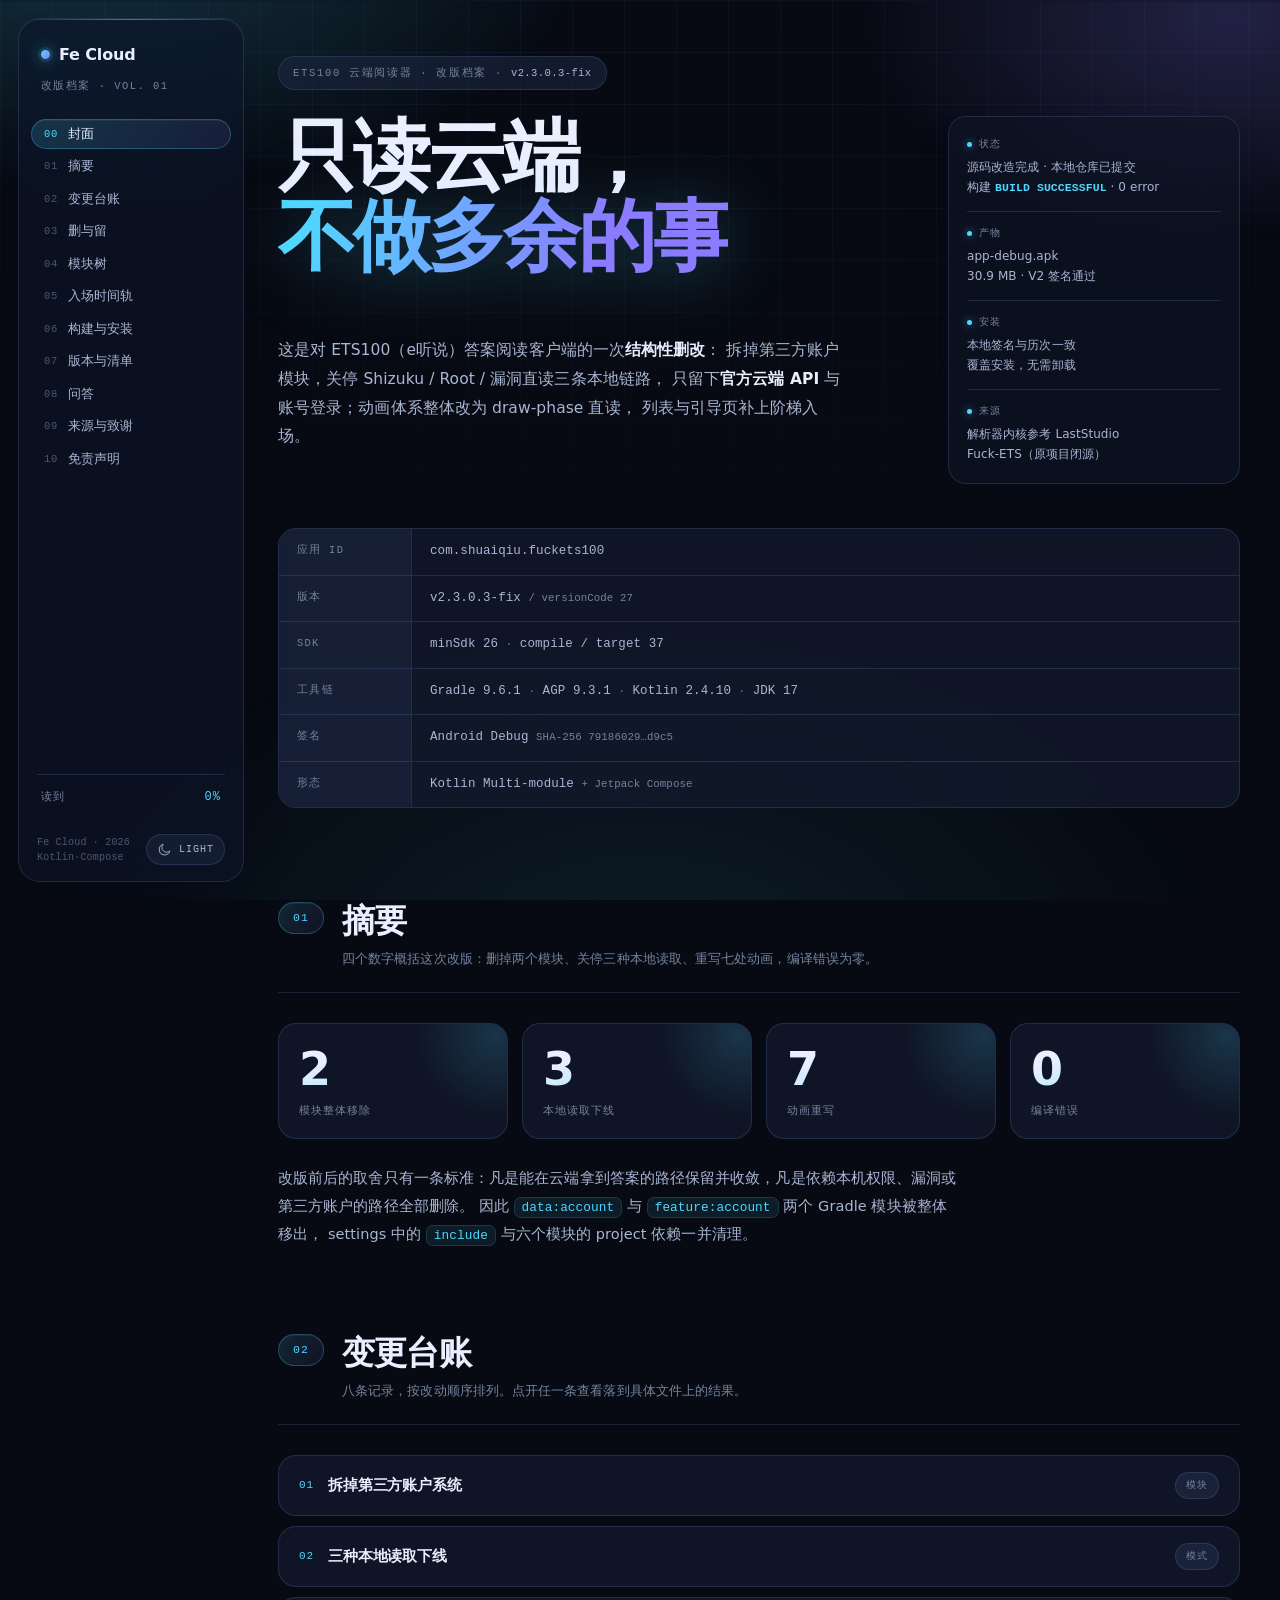
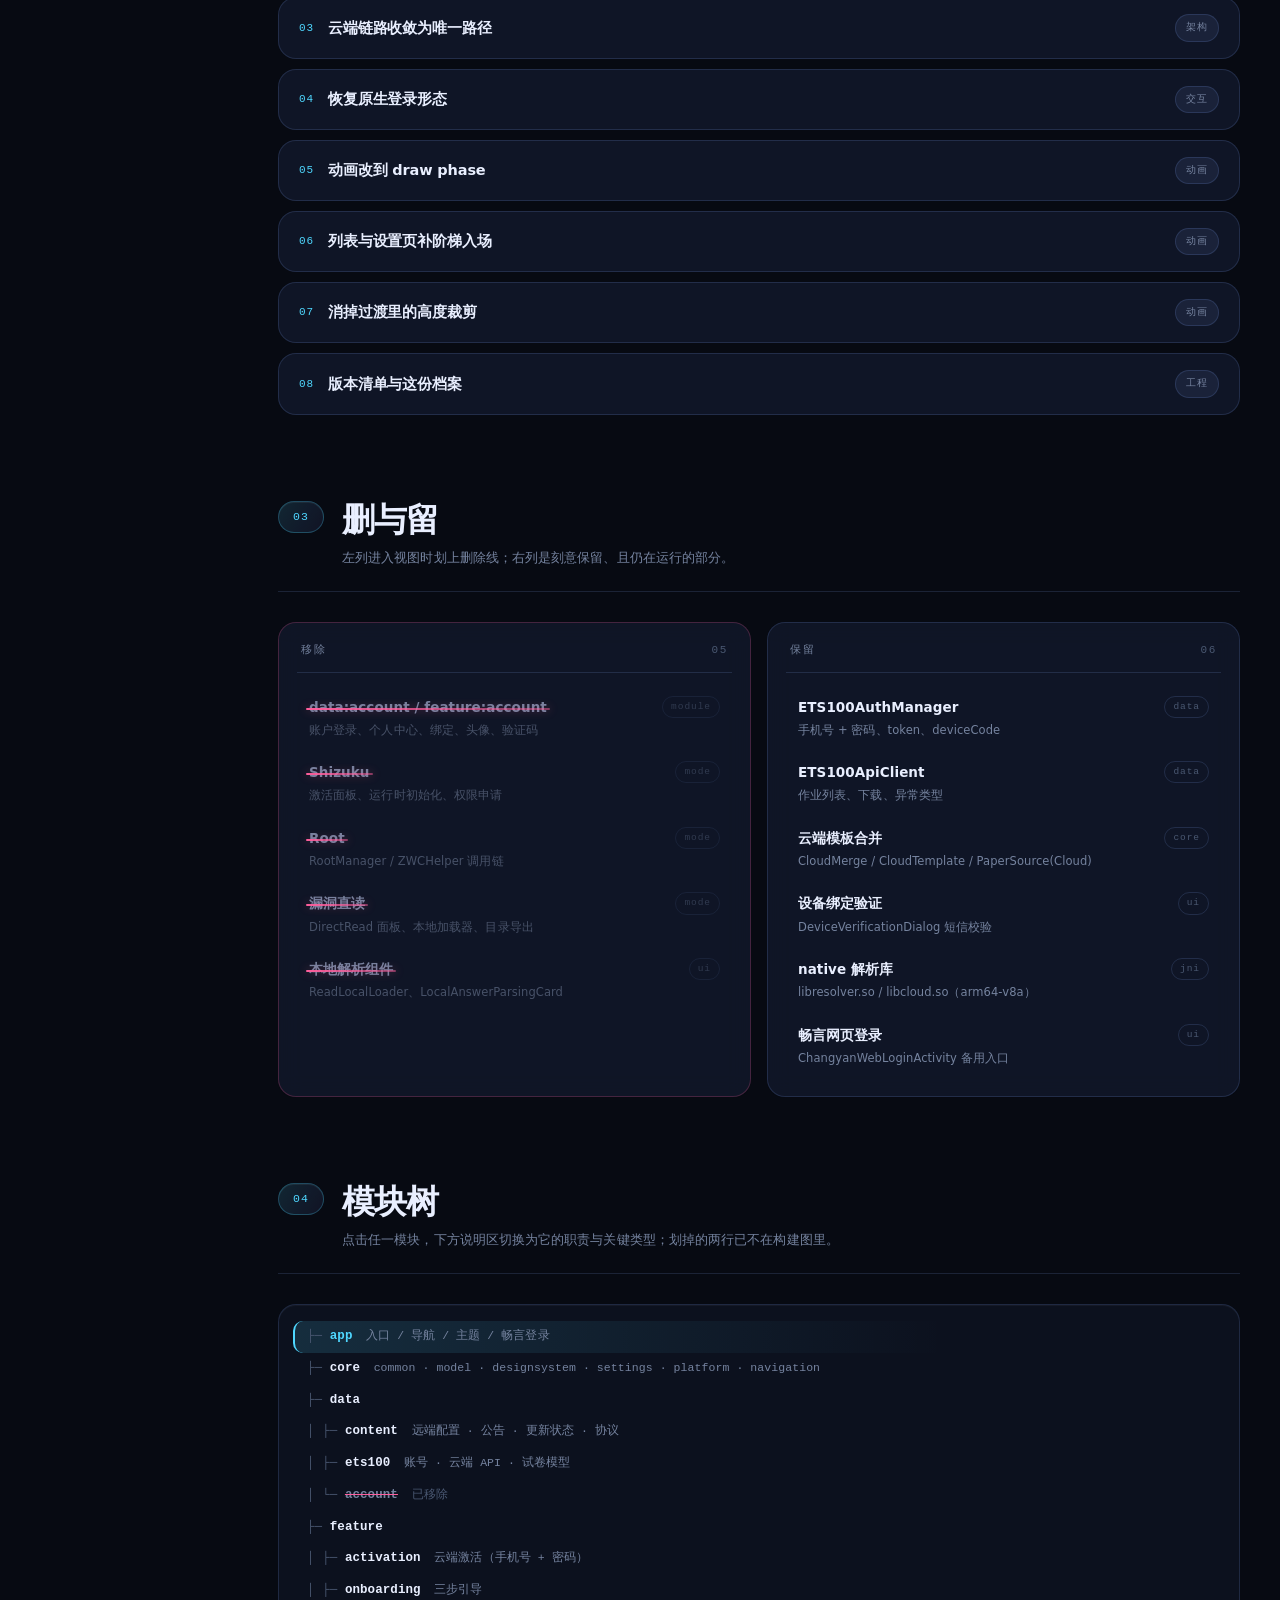
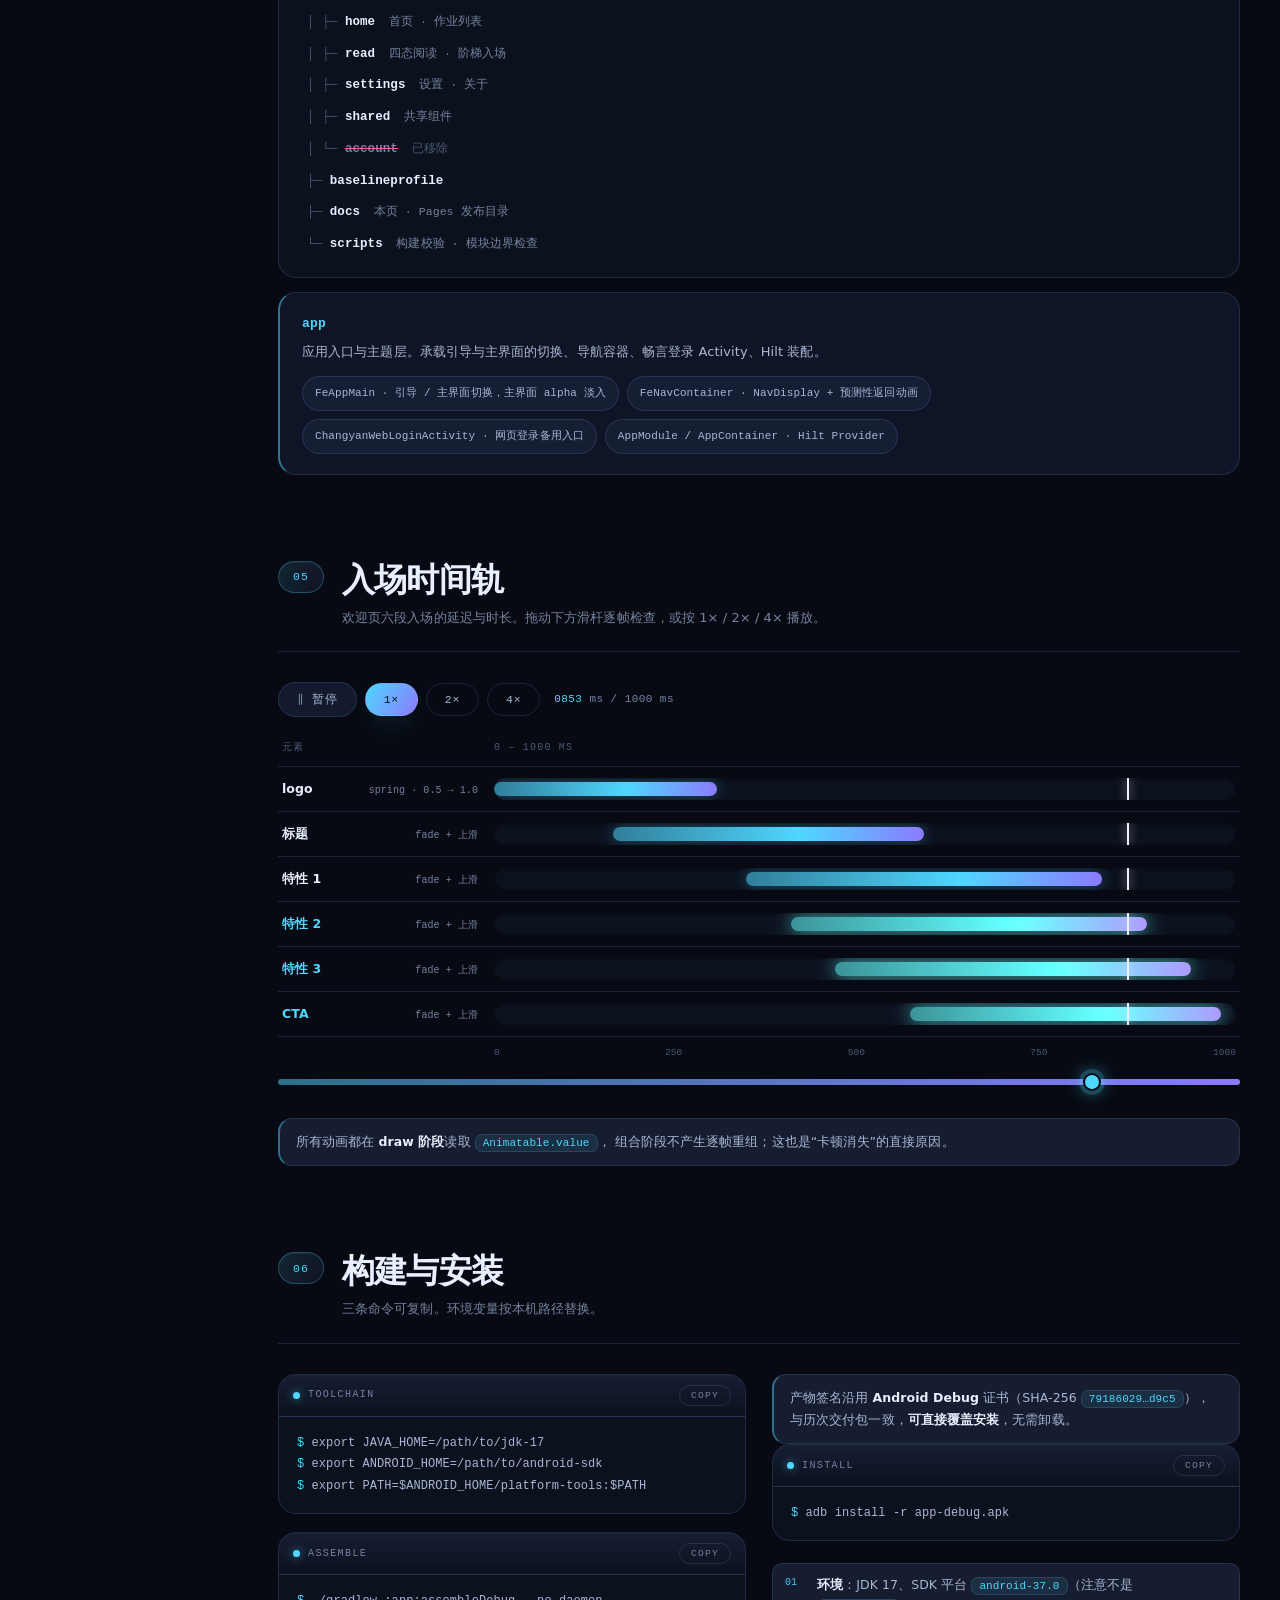
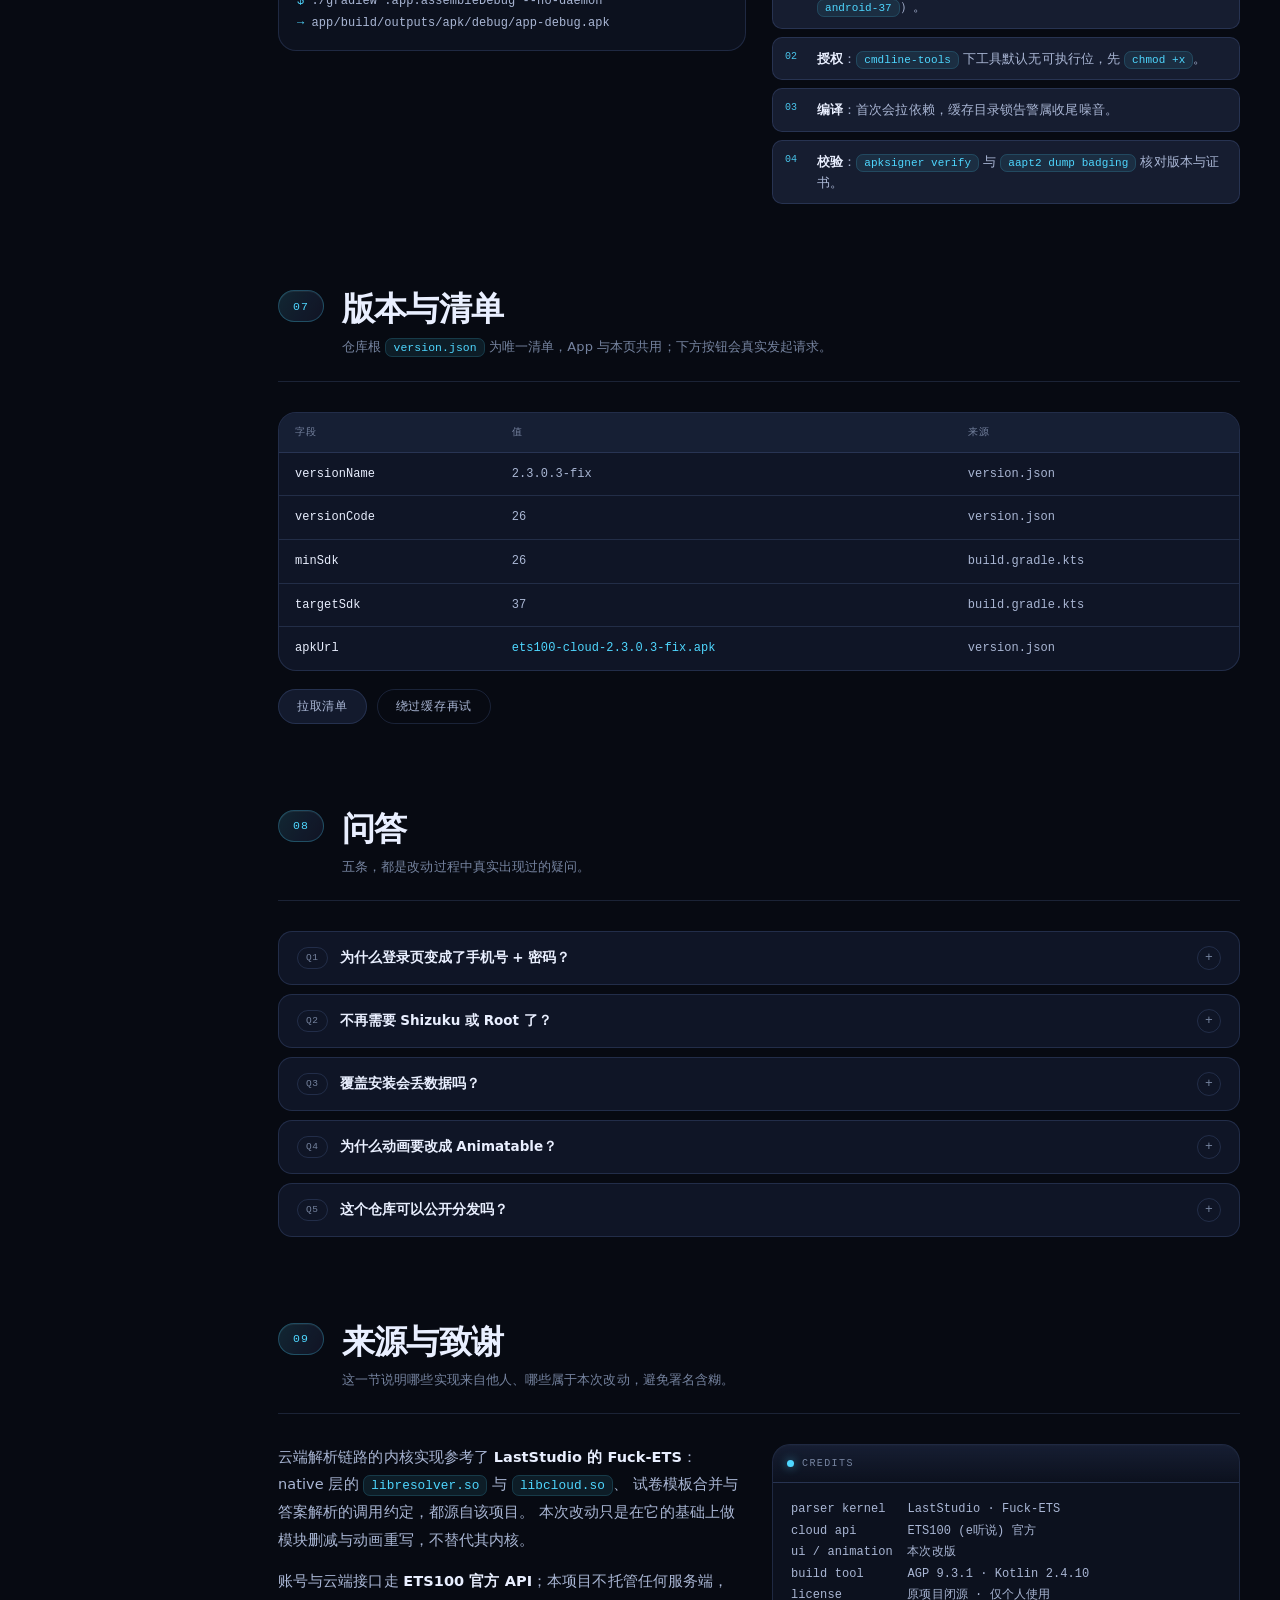
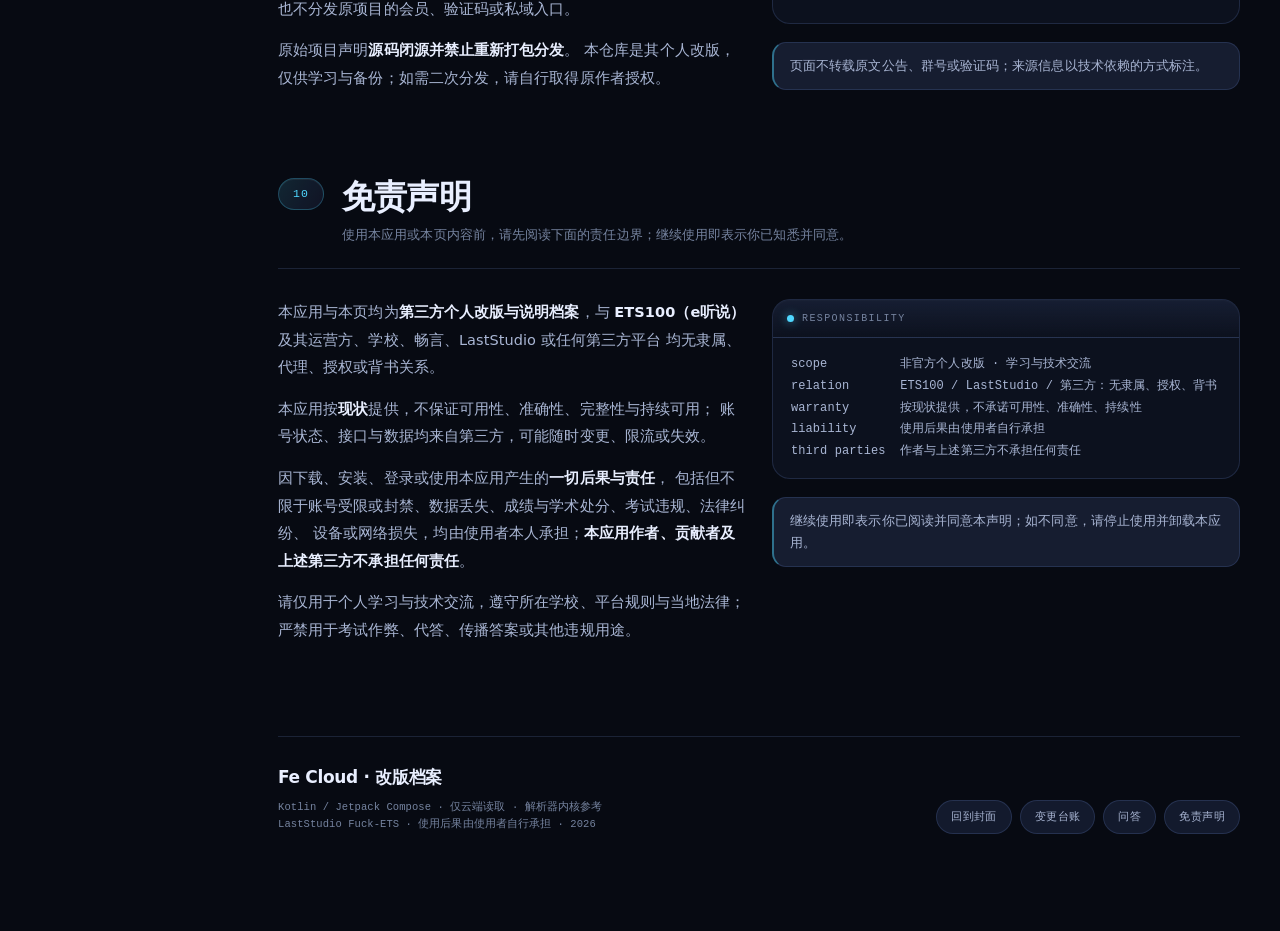
<file: docs/index.html>
<!DOCTYPE html>
<html lang="zh-CN" data-theme="dark">
<head>
<meta charset="UTF-8" />
<meta name="viewport" content="width=device-width, initial-scale=1, viewport-fit=cover" />
<title>Fe Cloud — ETS100 云端阅读器改版档案</title>
<meta name="description" content="ETS100（e听说）答案阅读器的改版档案：移除第三方账户系统与 Shizuku / Root / 漏洞直读三种本地模式，仅保留云端链路，Compose 动画全链路改为 draw-phase 实现。" />
<meta name="theme-color" content="#070a12" />
<link rel="icon" href="assets/icon-192.png" type="image/png" />
<link rel="apple-touch-icon" href="assets/icon-192.png" />
<link rel="manifest" href="manifest.webmanifest" />
<link rel="stylesheet" href="assets/style.css?v=2.3.0.2" />
<meta property="og:title" content="Fe Cloud — ETS100 云端阅读器改版档案" />
<meta property="og:description" content="只读云端。移除账户系统与三种本地读取模式，动画改为 draw-phase 直读。" />
<meta property="og:type" content="article" />
<script>
  /* 首屏前定主题，避免闪烁 */
  (function () {
    try {
      var t = localStorage.getItem("fe-cloud-theme-v2");
      if (!t) t = "dark";
      document.documentElement.setAttribute("data-theme", t);
    } catch (e) {}
  })();
</script>
</head>
<body>

<aside class="rail" aria-label="目录">
  <div class="rail-brand">
    <span class="brand-lockup"><span class="brand-mark"></span>Fe Cloud</span>
    <p class="brand-sub">改版档案 · Vol. 01</p>
  </div>

  <nav class="rail-toc" aria-label="章节">
    <a class="toc-item" href="#cover"><span class="no">00</span><span>封面</span></a>
    <a class="toc-item" href="#brief"><span class="no">01</span><span>摘要</span></a>
    <a class="toc-item" href="#ledger"><span class="no">02</span><span>变更台账</span></a>
    <a class="toc-item" href="#cut"><span class="no">03</span><span>删与留</span></a>
    <a class="toc-item" href="#tree"><span class="no">04</span><span>模块树</span></a>
    <a class="toc-item" href="#timeline"><span class="no">05</span><span>入场时间轨</span></a>
    <a class="toc-item" href="#build"><span class="no">06</span><span>构建与安装</span></a>
    <a class="toc-item" href="#release"><span class="no">07</span><span>版本与清单</span></a>
    <a class="toc-item" href="#qa"><span class="no">08</span><span>问答</span></a>
    <a class="toc-item" href="#colophon"><span class="no">09</span><span>来源与致谢</span></a>
    <a class="toc-item" href="#disclaimer"><span class="no">10</span><span>免责声明</span></a>
  </nav>

  <div class="rail-spacer"></div>

  <div class="rail-read">
    <span>读到</span>
    <span id="readPct">0%</span>
  </div>

  <div class="rail-foot">
    <span class="rail-note">Fe Cloud · 2026<br />Kotlin·Compose</span>
    <button class="switch" id="themeToggle" type="button" aria-label="切换主题">
      <svg viewBox="0 0 24 24" aria-hidden="true" focusable="false">
        <g class="ic-moon"><path d="M20.5 14.2A8.6 8.6 0 1 1 10 3.7a6.6 6.6 0 0 0 10.5 10.5Z" /></g>
        <g class="ic-sun"><circle cx="12" cy="12" r="4" /><path d="M12 3v2M12 19v2M3 12h2M19 12h2M5.8 5.8l1.4 1.4M16.8 16.8l1.4 1.4M18.2 5.8l-1.4 1.4M7.2 16.8l-1.4 1.4" /></g>
      </svg>
      <span id="themeLabel">Dark</span>
    </button>
  </div>
</aside>

<header class="topbar">
  <span class="topbar-title">Fe Cloud · 改版档案</span>
  <button class="topbar-btn" id="themeToggleMobile" type="button" aria-label="切换主题">Theme</button>
</header>

<div class="readbar" aria-hidden="true"><div class="readbar-fill" id="readFill"></div></div>

<main class="page">
  <div class="wrap">

    <!-- ============ 00 封面 ============ -->
    <section class="cover" id="cover">
      <p class="kicker">
        ETS100 云端阅读器 · 改版档案 · <span id="verName">v2.3.0.3-fix</span>
      </p>
      <h1 class="cover-title">只读云端，<br /><em>不做多余的事</em></h1>
      <aside class="cover-aside">
        <div class="aside-block">
          <p class="aside-label">状态</p>
          <p class="aside-text">源码改造完成 · 本地仓库已提交<br />构建 <b>BUILD SUCCESSFUL</b> · 0 error</p>
        </div>
        <div class="aside-block">
          <p class="aside-label">产物</p>
          <p class="aside-text">app-debug.apk<br />30.9 MB · V2 签名通过</p>
        </div>
        <div class="aside-block">
          <p class="aside-label">安装</p>
          <p class="aside-text">本地签名与历次一致<br />覆盖安装，无需卸载</p>
        </div>
        <div class="aside-block">
          <p class="aside-label">来源</p>
          <p class="aside-text">解析器内核参考 LastStudio<br />Fuck-ETS（原项目闭源）</p>
        </div>
      </aside>

      <p class="cover-lead">
        这是对 ETS100（e听说）答案阅读客户端的一次<strong>结构性删改</strong>：
        拆掉第三方账户模块，关停 Shizuku / Root / 漏洞直读三条本地链路，
        只留下<b>官方云端 API</b> 与账号登录；动画体系整体改为 draw-phase 直读，
        列表与引导页补上阶梯入场。
      </p>

      <table class="meta-table">
        <tbody>
          <tr><th>应用 ID</th><td>com.shuaiqiu.fuckets100</td></tr>
          <tr><th>版本</th><td><span id="verName2">v2.3.0.3-fix</span> <span class="dim">/ versionCode <span id="verCode">27</span></span></td></tr>
          <tr><th>SDK</th><td>minSdk 26 <span class="dim">·</span> compile / target 37</td></tr>
          <tr><th>工具链</th><td>Gradle 9.6.1 <span class="dim">·</span> AGP 9.3.1 <span class="dim">·</span> Kotlin 2.4.10 <span class="dim">·</span> JDK 17</td></tr>
          <tr><th>签名</th><td>Android Debug <span class="dim">SHA-256 79186029…d9c5</span></td></tr>
          <tr><th>形态</th><td>Kotlin Multi-module <span class="dim">+ Jetpack Compose</span></td></tr>
        </tbody>
      </table>
    </section>

    <!-- ============ 01 摘要 ============ -->
    <section class="section" id="brief">
      <div class="section-head">
        <div class="section-no">01</div>
        <div>
          <h2 class="section-title">摘要</h2>
          <p class="section-note">四个数字概括这次改版：删掉两个模块、关停三种本地读取、重写七处动画，编译错误为零。</p>
        </div>
      </div>

      <div class="figures">
        <div class="figure">
          <span class="fig-num" data-count="2">0</span>
          <span class="fig-cap">模块整体移除</span>
        </div>
        <div class="figure">
          <span class="fig-num" data-count="3">0</span>
          <span class="fig-cap">本地读取下线</span>
        </div>
        <div class="figure">
          <span class="fig-num" data-count="7">0</span>
          <span class="fig-cap">动画重写</span>
        </div>
        <div class="figure">
          <span class="fig-num" data-count="0">0</span>
          <span class="fig-cap">编译错误</span>
        </div>
      </div>

      <p class="lede" style="margin-top:26px;">
        改版前后的取舍只有一条标准：凡是能在云端拿到答案的路径保留并收敛，凡是依赖本机权限、漏洞或第三方账户的路径全部删除。
        因此 <code>data:account</code> 与 <code>feature:account</code> 两个 Gradle 模块被整体移出，
        settings 中的 <code>include</code> 与六个模块的 project 依赖一并清理。
      </p>
    </section>

    <!-- ============ 02 变更台账 ============ -->
    <section class="section" id="ledger">
      <div class="section-head">
        <div class="section-no">02</div>
        <div>
          <h2 class="section-title">变更台账</h2>
          <p class="section-note">八条记录，按改动顺序排列。点开任一条查看落到具体文件上的结果。</p>
        </div>
      </div>

      <div class="ledger" id="ledgerList">
        <article class="entry">
          <button class="entry-head" type="button" aria-expanded="false">
            <span class="entry-no">01</span>
            <span class="entry-title">拆掉第三方账户系统</span>
            <span class="entry-tag">模块</span>
          </button>
          <div class="entry-body">
            <div class="entry-body-inner">
              <p>账户登录、个人中心、设备绑定、云端授权、头像与验证码入口原本集中在两个独立模块里，与云端读取链路并非强耦合，整体移除后主链路无需改写调用签名。</p>
              <span class="clause"><span><code>settings.gradle.kts</code> 移除两个 <code>include</code></span></span>
              <span class="clause"><span>六个模块的 <code>project(":data:account")</code> 依赖清零</span></span>
              <span class="clause"><span>导航图、首页入口、设置页账户区块同步删除</span></span>
            </div>
          </div>
        </article>

        <article class="entry">
          <button class="entry-head" type="button" aria-expanded="false">
            <span class="entry-no">02</span>
            <span class="entry-title">三种本地读取下线</span>
            <span class="entry-tag">模式</span>
          </button>
          <div class="entry-body">
            <div class="entry-body-inner">
              <p>Shizuku、Root、漏洞直读三条链路共享同一套本地加载器与解析状态机；删除后 <code>ActivationMode</code> 只剩云端一项，激活页也不再需要权限申请流程。</p>
              <span class="clause"><span><code>ShizukuRuntimeState</code>、<code>RootManager</code>、<code>ZWCHelper</code> 调用与权限申请移除</span></span>
              <span class="clause"><span><code>shizuku-api</code> 依赖、<code>DirectRead</code> 面板、本地目录导出删除</span></span>
              <span class="clause"><span>首页状态条与引导卡片不再展示本地模式选项</span></span>
            </div>
          </div>
        </article>

        <article class="entry">
          <button class="entry-head" type="button" aria-expanded="false">
            <span class="entry-no">03</span>
            <span class="entry-title">云端链路收敛为唯一路径</span>
            <span class="entry-tag">架构</span>
          </button>
          <div class="entry-body">
            <div class="entry-body-inner">
              <p>阅读页从“多来源选择”退化为单一来源，<code>PaperSource</code> 只剩 <code>Cloud</code> 分支；加载、解析、模板合并、答案渲染全部走 <code>ETS100ApiClient</code>。</p>
              <span class="clause"><span><code>ETS100AuthManager</code>：手机号 + 密码登录，持有 token 与 deviceCode</span></span>
              <span class="clause"><span><code>CloudMerge</code> / <code>CloudTemplate</code>：试卷模板合并</span></span>
              <span class="clause"><span>native 组件 <code>libresolver.so</code>、<code>libcloud.so</code> 保留</span></span>
            </div>
          </div>
        </article>

        <article class="entry">
          <button class="entry-head" type="button" aria-expanded="false">
            <span class="entry-no">04</span>
            <span class="entry-title">恢复原生登录形态</span>
            <span class="entry-tag">交互</span>
          </button>
          <div class="entry-body">
            <div class="entry-body-inner">
              <p>第一版改造把激活页做成了极简跳转页，与原始形态不符；随后从原始工程恢复手机号 + 密码表单与设备绑定短信验证弹窗，包名迁到 <code>feature.activation</code>。</p>
              <span class="clause"><span><code>CloudActivationScreen</code>：账号、密码、协议勾选、提交态</span></span>
              <span class="clause"><span><code>DeviceVerificationDialog</code>：设备绑定短信校验</span></span>
              <span class="clause"><span><code>ChangyanWebLoginActivity</code> 保留为网页登录备用入口</span></span>
            </div>
          </div>
        </article>

        <article class="entry">
          <button class="entry-head" type="button" aria-expanded="false">
            <span class="entry-no">05</span>
            <span class="entry-title">动画改到 draw phase</span>
            <span class="entry-tag">动画</span>
          </button>
          <div class="entry-body">
            <div class="entry-body-inner">
              <p>原先在 <code>graphicsLayer</code> 里读取 <code>animateFloatAsState</code> 的普通 Float，每帧都在组合阶段取新值，导致整棵子树逐帧重组；换成 <code>Animatable</code> 后在 draw 阶段直读 <code>.value</code>，重组次数降为一次。</p>
              <span class="clause"><span>欢迎页 logo 用 spring 缩放，标题 / 特性 / CTA 按 160 – 560ms 延迟淡入上滑</span></span>
              <span class="clause"><span>运行模式页与完成页三段 stagger，步骤条用连续 <code>scaleX</code> 插值</span></span>
              <span class="clause"><span>步骤切换保留 <code>slideInHorizontally</code> + <code>fadeIn</code></span></span>
            </div>
          </div>
        </article>

        <article class="entry">
          <button class="entry-head" type="button" aria-expanded="false">
            <span class="entry-no">06</span>
            <span class="entry-title">列表与设置页补阶梯入场</span>
            <span class="entry-tag">动画</span>
          </button>
          <div class="entry-body">
            <div class="entry-body-inner">
              <p>新增 <code>StaggerEntrance</code> 容器，按 index 延迟 45ms 步进、上限 8 项；<code>LazyColumn</code> 只对组合可见项生效，避免深列表长时间排队。</p>
              <span class="clause"><span>阅读页四态（gate / loading / error / list）统一接入</span></span>
              <span class="clause"><span>设置页内容块、引导完成页摘要卡同步使用</span></span>
              <span class="clause"><span>与弹簧、补间动画混用，节奏不互相打架</span></span>
            </div>
          </div>
        </article>

        <article class="entry">
          <button class="entry-head" type="button" aria-expanded="false">
            <span class="entry-no">07</span>
            <span class="entry-title">消掉过渡里的高度裁剪</span>
            <span class="entry-tag">动画</span>
          </button>
          <div class="entry-body">
            <div class="entry-body-inner">
              <p>引导页三步高度不同，默认 <code>SizeTransform</code> 会裁切子内容，造成切换瞬间的跳变与文字截断；关闭裁剪后由布局自身承担高度变化。</p>
              <span class="clause"><span><code>SizeTransform(clip = false)</code> 应用于步骤切换</span></span>
              <span class="clause"><span>onboarding → 主界面改为 alpha 0 → 1 淡入</span></span>
              <span class="clause"><span>显式声明 tween 时长，避免默认弹簧在长距离下过冲</span></span>
            </div>
          </div>
        </article>

        <article class="entry">
          <button class="entry-head" type="button" aria-expanded="false">
            <span class="entry-no">08</span>
            <span class="entry-title">版本清单与这份档案</span>
            <span class="entry-tag">工程</span>
          </button>
          <div class="entry-body">
            <div class="entry-body-inner">
              <p>仓库根写入 <code>version.json</code>（versionName / versionCode / apkUrl / notes / publishedAt），App 与站点共用；本页即 <code>docs/</code> 下的静态站点，由 Pages 工作流发布。</p>
              <span class="clause"><span>站点请求顺序：同源 → <code>ghproxy.net</code> → <code>gh-proxy.com</code> → raw 直连</span></span>
              <span class="clause"><span>以 versionCode 数值比对为主，缺失时回退版本名字符串</span></span>
              <span class="clause"><span>纯静态，无框架、无构建步骤</span></span>
            </div>
          </div>
        </article>
      </div>
    </section>

    <!-- ============ 03 删与留 ============ -->
    <section class="section" id="cut">
      <div class="section-head">
        <div class="section-no">03</div>
        <div>
          <h2 class="section-title">删与留</h2>
          <p class="section-note">左列进入视图时划上删除线；右列是刻意保留、且仍在运行的部分。</p>
        </div>
      </div>

      <div class="cut">
        <div class="cut-col">
          <div class="cut-head"><span>移除</span><b>05</b></div>
          <div class="cut-row" data-strike>
            <span><span class="what">data:account / feature:account</span><span class="how">账户登录、个人中心、绑定、头像、验证码</span></span>
            <span class="mark">module</span>
          </div>
          <div class="cut-row" data-strike>
            <span><span class="what">Shizuku</span><span class="how">激活面板、运行时初始化、权限申请</span></span>
            <span class="mark">mode</span>
          </div>
          <div class="cut-row" data-strike>
            <span><span class="what">Root</span><span class="how">RootManager / ZWCHelper 调用链</span></span>
            <span class="mark">mode</span>
          </div>
          <div class="cut-row" data-strike>
            <span><span class="what">漏洞直读</span><span class="how">DirectRead 面板、本地加载器、目录导出</span></span>
            <span class="mark">mode</span>
          </div>
          <div class="cut-row" data-strike>
            <span><span class="what">本地解析组件</span><span class="how">ReadLocalLoader、LocalAnswerParsingCard</span></span>
            <span class="mark">ui</span>
          </div>
        </div>

        <div class="cut-col">
          <div class="cut-head"><span>保留</span><b>06</b></div>
          <div class="cut-row">
            <span><span class="what">ETS100AuthManager</span><span class="how">手机号 + 密码、token、deviceCode</span></span>
            <span class="mark">data</span>
          </div>
          <div class="cut-row">
            <span><span class="what">ETS100ApiClient</span><span class="how">作业列表、下载、异常类型</span></span>
            <span class="mark">data</span>
          </div>
          <div class="cut-row">
            <span><span class="what">云端模板合并</span><span class="how">CloudMerge / CloudTemplate / PaperSource(Cloud)</span></span>
            <span class="mark">core</span>
          </div>
          <div class="cut-row">
            <span><span class="what">设备绑定验证</span><span class="how">DeviceVerificationDialog 短信校验</span></span>
            <span class="mark">ui</span>
          </div>
          <div class="cut-row">
            <span><span class="what">native 解析库</span><span class="how">libresolver.so / libcloud.so（arm64-v8a）</span></span>
            <span class="mark">jni</span>
          </div>
          <div class="cut-row">
            <span><span class="what">畅言网页登录</span><span class="how">ChangyanWebLoginActivity 备用入口</span></span>
            <span class="mark">ui</span>
          </div>
        </div>
      </div>
    </section>

    <!-- ============ 04 模块树 ============ -->
    <section class="section" id="tree">
      <div class="section-head">
        <div class="section-no">04</div>
        <div>
          <h2 class="section-title">模块树</h2>
          <p class="section-note">点击任一模块，下方说明区切换为它的职责与关键类型；划掉的两行已不在构建图里。</p>
        </div>
      </div>

      <div class="tree">
        <span class="tree-line" data-mod="app"><span class="indent">├─ </span><span class="name">app</span> <span class="note">入口 / 导航 / 主题 / 畅言登录</span></span>
        <span class="tree-line" data-mod="core"><span class="indent">├─ </span><span class="name">core</span> <span class="note">common · model · designsystem · settings · platform · navigation</span></span>
        <span class="tree-line" data-mod="data"><span class="indent">├─ </span><span class="name">data</span></span>
        <span class="tree-line" data-mod="content"><span class="indent">│  ├─ </span><span class="name">content</span> <span class="note">远端配置 · 公告 · 更新状态 · 协议</span></span>
        <span class="tree-line" data-mod="ets100"><span class="indent">│  ├─ </span><span class="name">ets100</span> <span class="note">账号 · 云端 API · 试卷模型</span></span>
        <span class="tree-line is-removed" data-mod="removed-account"><span class="indent">│  └─ </span><span class="name">account</span> <span class="note">已移除</span></span>
        <span class="tree-line" data-mod="feature"><span class="indent">├─ </span><span class="name">feature</span></span>
        <span class="tree-line" data-mod="activation"><span class="indent">│  ├─ </span><span class="name">activation</span> <span class="note">云端激活（手机号 + 密码）</span></span>
        <span class="tree-line" data-mod="onboarding"><span class="indent">│  ├─ </span><span class="name">onboarding</span> <span class="note">三步引导</span></span>
        <span class="tree-line" data-mod="home"><span class="indent">│  ├─ </span><span class="name">home</span> <span class="note">首页 · 作业列表</span></span>
        <span class="tree-line" data-mod="read"><span class="indent">│  ├─ </span><span class="name">read</span> <span class="note">四态阅读 · 阶梯入场</span></span>
        <span class="tree-line" data-mod="settings"><span class="indent">│  ├─ </span><span class="name">settings</span> <span class="note">设置 · 关于</span></span>
        <span class="tree-line" data-mod="shared"><span class="indent">│  ├─ </span><span class="name">shared</span> <span class="note">共享组件</span></span>
        <span class="tree-line is-removed" data-mod="removed-account-ui"><span class="indent">│  └─ </span><span class="name">account</span> <span class="note">已移除</span></span>
        <span class="tree-line" data-mod="baseline"><span class="indent">├─ </span><span class="name">baselineprofile</span></span>
        <span class="tree-line" data-mod="docs"><span class="indent">├─ </span><span class="name">docs</span> <span class="note">本页 · Pages 发布目录</span></span>
        <span class="tree-line" data-mod="scripts"><span class="indent">└─ </span><span class="name">scripts</span> <span class="note">构建校验 · 模块边界检查</span></span>
      </div>

      <div class="tree-read" id="treeRead">
        <h4 id="treeReadTitle">app</h4>
        <p id="treeReadDesc">应用入口与主题层。</p>
        <ul id="treeReadList"></ul>
      </div>
    </section>

    <!-- ============ 05 入场时间轨 ============ -->
    <section class="section" id="timeline">
      <div class="section-head">
        <div class="section-no">05</div>
        <div>
          <h2 class="section-title">入场时间轨</h2>
          <p class="section-note">欢迎页六段入场的延迟与时长。拖动下方滑杆逐帧检查，或按 1× / 2× / 4× 播放。</p>
        </div>
      </div>

      <div class="transport">
        <button class="transport-btn" id="playBtn" type="button">▶ 播放</button>
        <button class="transport-btn is-ghost is-on" data-speed="1" type="button">1×</button>
        <button class="transport-btn is-ghost" data-speed="2" type="button">2×</button>
        <button class="transport-btn is-ghost" data-speed="4" type="button">4×</button>
        <span class="transport-clock"><span id="clock">0000</span> ms / 1000 ms</span>
      </div>

      <div class="track-head"><span>元素</span><span>0 – 1000 ms</span></div>

      <div id="tracks">
        <div class="track-row" data-delay="0" data-dur="300">
          <div class="track-label"><span>logo</span><i>spring · 0.5 → 1.0</i></div>
          <div class="track-lane"><div class="track-bar"></div><div class="playhead"></div></div>
        </div>
        <div class="track-row" data-delay="160" data-dur="420">
          <div class="track-label"><span>标题</span><i>fade + 上滑</i></div>
          <div class="track-lane"><div class="track-bar"></div><div class="playhead"></div></div>
        </div>
        <div class="track-row" data-delay="340" data-dur="480">
          <div class="track-label"><span>特性 1</span><i>fade + 上滑</i></div>
          <div class="track-lane"><div class="track-bar"></div><div class="playhead"></div></div>
        </div>
        <div class="track-row" data-delay="400" data-dur="480">
          <div class="track-label"><span>特性 2</span><i>fade + 上滑</i></div>
          <div class="track-lane"><div class="track-bar"></div><div class="playhead"></div></div>
        </div>
        <div class="track-row" data-delay="460" data-dur="480">
          <div class="track-label"><span>特性 3</span><i>fade + 上滑</i></div>
          <div class="track-lane"><div class="track-bar"></div><div class="playhead"></div></div>
        </div>
        <div class="track-row" data-delay="560" data-dur="420">
          <div class="track-label"><span>CTA</span><i>fade + 上滑</i></div>
          <div class="track-lane"><div class="track-bar"></div><div class="playhead"></div></div>
        </div>
      </div>

      <div class="time-ruler">
        <span></span>
        <span class="ruler-ticks"><span>0</span><span>250</span><span>500</span><span>750</span><span>1000</span></span>
      </div>

      <input class="scrub" id="scrub" type="range" min="0" max="1000" step="1" value="0" aria-label="拖动播放头" />

      <p class="side-note" style="margin-top:24px;">
        所有动画都在 <b>draw 阶段</b>读取 <code>Animatable.value</code>，
        组合阶段不产生逐帧重组；这也是“卡顿消失”的直接原因。
      </p>
    </section>

    <!-- ============ 06 构建 ============ -->
    <section class="section" id="build">
      <div class="section-head">
        <div class="section-no">06</div>
        <div>
          <h2 class="section-title">构建与安装</h2>
          <p class="section-note">三条命令可复制。环境变量按本机路径替换。</p>
        </div>
      </div>

      <div class="build-grid">
        <div>
          <div class="cmd">
            <div class="cmd-head"><span>Toolchain</span><button class="copy" data-copy="cmdEnv" type="button">Copy</button></div>
            <div class="cmd-body" id="cmdEnv"><span class="pr">$ </span>export JAVA_HOME=/path/to/jdk-17
<span class="pr">$ </span>export ANDROID_HOME=/path/to/android-sdk
<span class="pr">$ </span>export PATH=$ANDROID_HOME/platform-tools:$PATH</div>
          </div>

          <div class="cmd" style="margin-top:18px;">
            <div class="cmd-head"><span>Assemble</span><button class="copy" data-copy="cmdBuild" type="button">Copy</button></div>
            <div class="cmd-body" id="cmdBuild"><span class="pr">$ </span>./gradlew :app:assembleDebug --no-daemon
<span class="pr">→ </span>app/build/outputs/apk/debug/app-debug.apk</div>
          </div>
        </div>

        <div>
          <p class="side-note">
            产物签名沿用 <b>Android Debug</b> 证书（SHA-256 <code>79186029…d9c5</code>），
            与历次交付包一致，<b>可直接覆盖安装</b>，无需卸载。
          </p>
          <div class="cmd">
            <div class="cmd-head"><span>Install</span><button class="copy" data-copy="cmdInstall" type="button">Copy</button></div>
            <div class="cmd-body" id="cmdInstall"><span class="pr">$ </span>adb install -r app-debug.apk</div>
          </div>

          <ol class="step-list" style="margin-top:22px;">
            <li><span><b>环境</b>：JDK 17、SDK 平台 <code>android-37.0</code>（注意不是 <code>android-37</code>）。</span></li>
            <li><span><b>授权</b>：<code>cmdline-tools</code> 下工具默认无可执行位，先 <code>chmod +x</code>。</span></li>
            <li><span><b>编译</b>：首次会拉依赖，缓存目录锁告警属收尾噪音。</span></li>
            <li><span><b>校验</b>：<code>apksigner verify</code> 与 <code>aapt2 dump badging</code> 核对版本与证书。</span></li>
          </ol>
        </div>
      </div>
    </section>

    <!-- ============ 07 版本 ============ -->
    <section class="section" id="release">
      <div class="section-head">
        <div class="section-no">07</div>
        <div>
          <h2 class="section-title">版本与清单</h2>
          <p class="section-note">仓库根 <code>version.json</code> 为唯一清单，App 与本页共用；下方按钮会真实发起请求。</p>
        </div>
      </div>

      <table class="ver-table">
        <thead>
          <tr><th>字段</th><th>值</th><th>来源</th></tr>
        </thead>
        <tbody>
          <tr><td>versionName</td><td id="tblName">2.3.0.3-fix</td><td>version.json</td></tr>
          <tr><td>versionCode</td><td id="tblCode">26</td><td>version.json</td></tr>
          <tr><td>minSdk</td><td>26</td><td>build.gradle.kts</td></tr>
          <tr><td>targetSdk</td><td>37</td><td>build.gradle.kts</td></tr>
          <tr><td>apkUrl</td><td id="tblApk">Release · v2.3.0.3-fix</td><td>version.json</td></tr>
        </tbody>
      </table>

      <div class="probe">
        <button class="transport-btn" id="probeBtn" type="button">拉取清单</button>
        <button class="transport-btn is-ghost" id="probeForce" type="button">绕过缓存再试</button>
      </div>

      <div class="console" id="consoleOut" hidden></div>
    </section>

    <!-- ============ 08 问答 ============ -->
    <section class="section" id="qa">
      <div class="section-head">
        <div class="section-no">08</div>
        <div>
          <h2 class="section-title">问答</h2>
          <p class="section-note">五条，都是改动过程中真实出现过的疑问。</p>
        </div>
      </div>

      <div class="qa" id="qaList">
        <div class="qa-item">
          <button class="qa-q" type="button" aria-expanded="false">
            <span class="qa-idx">Q1</span>
            <span class="qa-text">为什么登录页变成了手机号 + 密码？</span>
            <span class="qa-more">+</span>
          </button>
          <div class="qa-a"><div class="qa-a-inner">
            删除的是<b>第三方账户系统</b>（LastStudio / FE 账户那一套），ETS100 自己的账号体系必须保留，否则云端 API 无法取到 token。
            第一版改造误把它简化成了跳转页，后续从原始工程恢复为原生表单。
          </div></div>
        </div>

        <div class="qa-item">
          <button class="qa-q" type="button" aria-expanded="false">
            <span class="qa-idx">Q2</span>
            <span class="qa-text">不再需要 Shizuku 或 Root 了？</span>
            <span class="qa-more">+</span>
          </button>
          <div class="qa-a"><div class="qa-a-inner">
            是。三种本地模式都依赖设备权限或在本地解析答案文件，而云端链路本身已经能返回完整答案，
            多一条本地路径只增加权限申请与失败分支，因此整条删除。
          </div></div>
        </div>

        <div class="qa-item">
          <button class="qa-q" type="button" aria-expanded="false">
            <span class="qa-idx">Q3</span>
            <span class="qa-text">覆盖安装会丢数据吗？</span>
            <span class="qa-more">+</span>
          </button>
          <div class="qa-a"><div class="qa-a-inner">
            不会。新旧包同为 Android Debug 证书、applicationId 相同、versionCode 递增，
            <code>adb install -r</code> 覆盖安装即可保留设置与登录状态。只有签名不一致时才需要卸载。
          </div></div>
        </div>

        <div class="qa-item">
          <button class="qa-q" type="button" aria-expanded="false">
            <span class="qa-idx">Q4</span>
            <span class="qa-text">为什么动画要改成 Animatable？</span>
            <span class="qa-more">+</span>
          </button>
          <div class="qa-a"><div class="qa-a-inner">
            <code>animateFloatAsState</code> 返回的是普通 Float，在 <code>graphicsLayer</code> 的 lambda 里读它会把整个 Composable 拉进组合阶段，
            每帧一次重组。换成 <code>Animatable</code> 后读 <code>.value</code> 只触发 draw，跳过组合与布局。
          </div></div>
        </div>

        <div class="qa-item">
          <button class="qa-q" type="button" aria-expanded="false">
            <span class="qa-idx">Q5</span>
            <span class="qa-text">这个仓库可以公开分发吗？</span>
            <span class="qa-more">+</span>
          </button>
          <div class="qa-a"><div class="qa-a-inner">
            原始项目声明闭源并禁止重新打包分发，本仓库是其本地改造版本，仅供个人学习与备份。
            若要二次分发，需自行取得原始作者授权；页面与仓库不再附带原始营销文案与私域信息。
          </div></div>
        </div>
      </div>
    </section>

    <!-- ============ 09 来源 ============ -->
    <section class="section" id="colophon">
      <div class="section-head">
        <div class="section-no">09</div>
        <div>
          <h2 class="section-title">来源与致谢</h2>
          <p class="section-note">这一节说明哪些实现来自他人、哪些属于本次改动，避免署名含糊。</p>
        </div>
      </div>

      <div class="build-grid">
        <div>
          <p class="lede">
            云端解析链路的内核实现参考了 <b>LastStudio 的 Fuck-ETS</b>：
            native 层的 <code>libresolver.so</code> 与 <code>libcloud.so</code>、
            试卷模板合并与答案解析的调用约定，都源自该项目。
            本次改动只是在它的基础上做模块删减与动画重写，不替代其内核。
          </p>
          <p class="lede">
            账号与云端接口走 <b>ETS100 官方 API</b>；本项目不托管任何服务端，
            也不分发原项目的会员、验证码或私域入口。
          </p>
          <p class="lede">
            原始项目声明<strong>源码闭源并禁止重新打包分发</strong>。
            本仓库是其个人改版，仅供学习与备份；如需二次分发，请自行取得原作者授权。
          </p>
        </div>
        <div>
          <div class="cmd">
            <div class="cmd-head"><span>Credits</span></div>
            <div class="cmd-body">parser kernel   LastStudio · Fuck-ETS
cloud api       ETS100 (e听说) 官方
ui / animation  本次改版
build tool      AGP 9.3.1 · Kotlin 2.4.10
license         原项目闭源 · 仅个人使用</div>
          </div>
          <p class="side-note" style="margin-top:18px;">
            页面不转载原文公告、群号或验证码；来源信息以技术依赖的方式标注。
          </p>
        </div>
      </div>
    </section>

    <!-- ============ 10 免责声明 ============ -->
    <section class="section" id="disclaimer">
      <div class="section-head">
        <div class="section-no">10</div>
        <div>
          <h2 class="section-title">免责声明</h2>
          <p class="section-note">使用本应用或本页内容前，请先阅读下面的责任边界；继续使用即表示你已知悉并同意。</p>
        </div>
      </div>

      <div class="build-grid">
        <div>
          <p class="lede">
            本应用与本页均为<strong>第三方个人改版与说明档案</strong>，与
            <b>ETS100（e听说）</b>及其运营方、学校、畅言、LastStudio 或任何第三方平台
            均无隶属、代理、授权或背书关系。
          </p>
          <p class="lede">
            本应用按<strong>现状</strong>提供，不保证可用性、准确性、完整性与持续可用；
            账号状态、接口与数据均来自第三方，可能随时变更、限流或失效。
          </p>
          <p class="lede">
            因下载、安装、登录或使用本应用产生的<strong>一切后果与责任</strong>，
            包括但不限于账号受限或封禁、数据丢失、成绩与学术处分、考试违规、法律纠纷、
            设备或网络损失，均由使用者本人承担；<b>本应用作者、贡献者及上述第三方不承担任何责任</b>。
          </p>
          <p class="lede">
            请仅用于个人学习与技术交流，遵守所在学校、平台规则与当地法律；
            严禁用于考试作弊、代答、传播答案或其他违规用途。
          </p>
        </div>
        <div>
          <div class="cmd">
            <div class="cmd-head"><span>Responsibility</span></div>
            <div class="cmd-body">scope          非官方个人改版 · 学习与技术交流
relation       ETS100 / LastStudio / 第三方：无隶属、授权、背书
warranty       按现状提供，不承诺可用性、准确性、持续性
liability      使用后果由使用者自行承担
third parties  作者与上述第三方不承担任何责任</div>
          </div>
          <p class="side-note" style="margin-top:18px;">
            继续使用即表示你已阅读并同意本声明；如不同意，请停止使用并卸载本应用。
          </p>
        </div>
      </div>
    </section>

    <footer class="foot">
      <div>
        <p class="foot-title">Fe Cloud · 改版档案</p>
        <p class="foot-meta">Kotlin / Jetpack Compose · 仅云端读取 · 解析器内核参考 LastStudio Fuck-ETS · 使用后果由使用者自行承担 · 2026</p>
      </div>
      <div class="foot-links">
        <a href="#cover">回到封面</a>
        <a href="#ledger">变更台账</a>
        <a href="#qa">问答</a>
        <a href="#disclaimer">免责声明</a>
      </div>
    </footer>

  </div>
</main>

<div class="toast" id="toast" role="status" aria-live="polite"></div>

<script src="assets/main.js?v=2.3.0.2"></script>
</body>
</html>
</file>
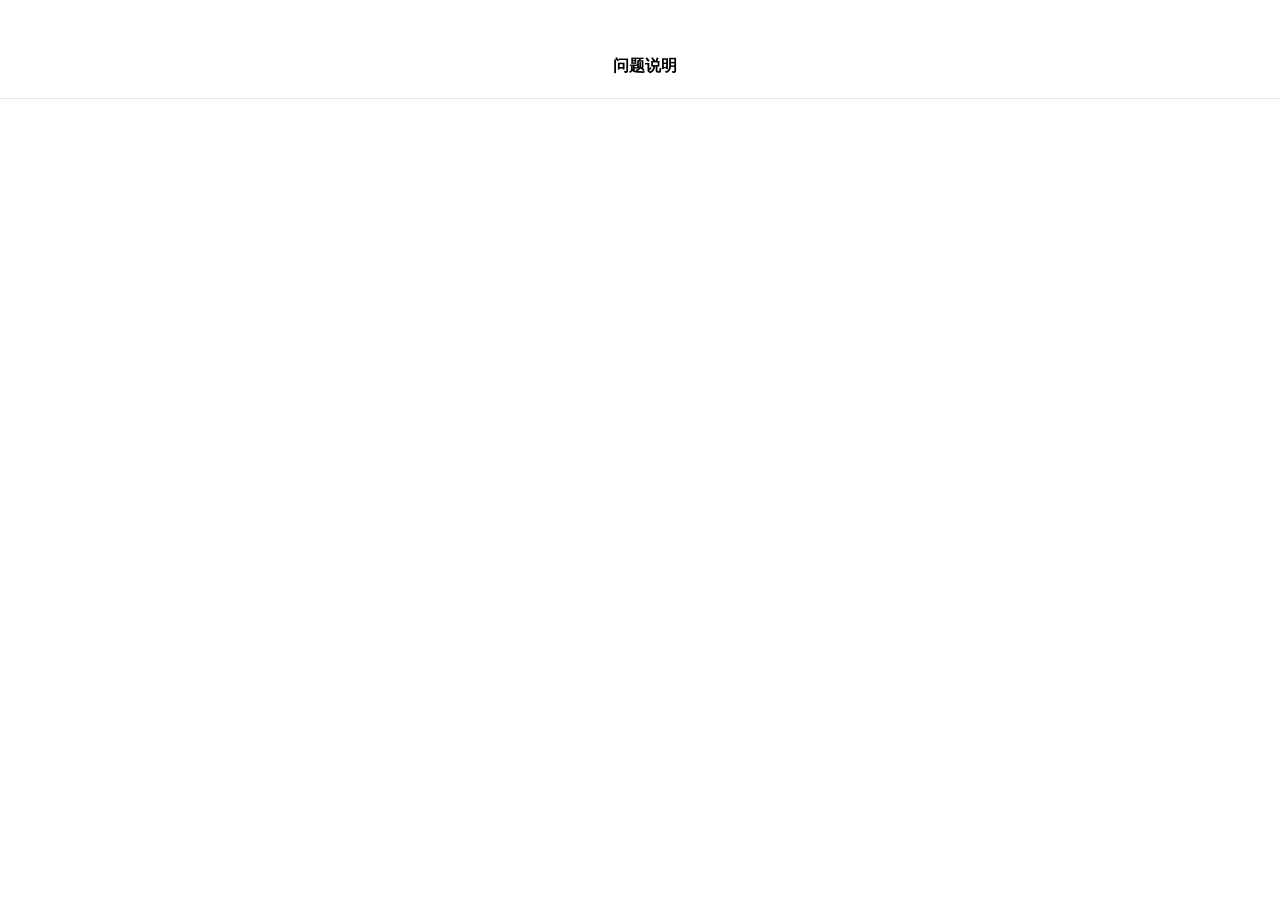
<file: ets读取/广东初中resoure/common/common-problem-detail.html>
<!DOCTYPE html>
<html>

<head>
    <meta charset="UTF-8">
    <title>问题说明</title>
    <meta name="keywords" content="E听说,科大讯飞,易听说,英文口语,英语听说,99abc">
    <meta name="description" content="讯飞E听说是由科大讯飞（股票代码：002230）旗下企业广州讯飞易听说网络科技有限公司设计研发，产品版本囊括：广东高考、广州中考、深圳中考、沈阳中考、青岛中考、威海中考等，能有效帮助考生快速提升英语听说考试成绩。">
    <meta http-equiv="X-UA-Compatible" content="IE=edge">
    <!-- <meta name="viewport" content="width=device-width,initial-scale=1.0, minimum-scale=1.0, maximum-scale=1.0, user-scalable=no" /> -->
    <script src="js/flexible.js"></script>
    <script src="js/polyfill.js"></script>
    <link rel="stylesheet" type="text/css" href="css/preStyle.css">
    <link rel="stylesheet" type="text/css" href="css/common-problem-detail.css">
</head>

<body>
    <div class="container" id='app'>
        <div class='all-bar scrolling'>
            <div class='time-status-bar'></div>
            <div class='head-operate-container scroll'>
                <div class='opera-icon'></div>
                <div class="out-on-off scroll-top">
                    问题说明
                </div>
                <div class='opera-icon'></div>
            </div>
        </div>
        <div class='hidePreScore' id='proDetailId'>
            <div class='question'>
                <span class='icon'>Q</span>
                <span class='text' id='question'></span>
            </div>
            <div class='answer clearfix'>
                <div class='text' id='answer'></div>
            </div>
        </div>
    </div>
</body>
<script type="text/javascript" src='js/jquery.min.js'></script>
<script type="text/javascript" src='js/default.js'></script>
<script type="text/javascript">
setBackButtonStyle(1)
$(document).ready(function() {
    var ifIos = isIos();
    var iosDp = $('html').attr('data-dpr')
    if (ifIos) {
        $('.out-on-off').css('fontSize', 18 * iosDp + 'px');
    } else {
        $('.out-on-off').css('fontSize', '16px');
    }
   
    var titleHeight = GetQueryString('titleHeight');
    var statusHeight = GetQueryString('statusHeight');
    $('.time-status-bar').height(statusHeight)
    $('.head-operate-container').height(titleHeight);
     $('.container').css('padding-top', $('.all-bar').height())
    var all = [{
        question: '什么是预测分',
        answer: "<span class='icon'>A</span>" +
                "<div>预测分根据E听说中的学习数据生成，参考考试标准预测学生水平，练习的越多预测的越准，预测分会每天更新一次。</div>"
    }, {
        question: '如何提高预测分',
        answer: "<span class='icon'>A</span>" +
                "<div>多练习各个模块内的内容可提高预测分</div>"
    }, {
        question: '预测分分布',
        answer: "<span class='icon'>A</span>" +
                "<div>纵坐标代表预测分，横坐标代表对应预测分的学生数，色块越大代表该分数段的学生数越多，深色部分代表被自己打败的学生，通过分布图可了解自己在对应区域中的英语水平</div>"
    }, {
        question: '能力标签得分率',
        // answer: "“听”，“说”，“读”，“写”，“看”五种英语能力维度分别对应新课标中的一些能力标签，各能力标签的得分率反映了各维度的英语能力"
        answer: "<div class='helpdetail-section'>" +
                      "<span class='icon'>A</span>" +
                      "<h4 class='helpdetail-h4'>标签</h4>" +
                      "<div>“听”，“说”，“读”，“写”，“看”五种英语能力维度分别对应新课标中的一些能力标签，各能力标签的得分率反映了各维度的英语能力。</div>" +
                    "</div>" +
                    "<div class='helpdetail-section'>" +
                      "<span class='icon'>A</span>" +
                      "<h4 class='helpdetail-h4'>能力</h4>" +
                      "<div>听能力：听取英语语音材料，并抓取、理解所听信息的技能。</div>" +
                      "<div>说能力：用英语口头表达信息的能力。</div>" +
                      "<div>读能力：阅读英语文字材料，并抓取、理解所读信息的技能。</div>" +
                      "<div>写能力：用英语书面表达信息的技能。</div>" +
                      "<div>看能力：利用多模态语篇中的图形、表格、动画、符号以及视频等理解意义的技能。</div>" +
                    "</div>" +
                    "<div class='helpdetail-section'>" +
                      "<span class='icon'>A</span>" +
                      "<h4 class='helpdetail-h4'>标签</h4>" +
                      "<div>主题语境：语篇主要涉及的主题或题材，包括人与自我、人与社会、人与自然。</div>" +
                      "<div>语篇类型：语篇的体裁或文体。</div>" +
                      "<div>语法项目：即语法知识项目。英语语法知识包括词法知识和句法知识：词法关注词的形态变化，如名词的数、格，动词的时、态（体）等；句法关注句子结构，如句子的成分、语序、种类等。</div>" +
                      "<div>词汇首字母：英语单词的第一个字母。</div>" +
                      "<div>理解性技能：理解英语语篇应具备的英语技能。</div>" +
                      "<div>表达性技能：表达英语信息应具备的英语技能。</div>" +
                      "<div>语音知识：英语重音、语调、节奏、停顿、连读、爆破、同化等知识，包括音标和单词层面、词组和句子层面、语篇层面。</div>" +
                      "<div>文化知识：文化知识涵盖物质和精神两个方面。物质方面主要包括饮食、服饰、建筑、交通等；精神方面主要包括哲学、教育、历史、文学、艺术、社会规约和风俗习惯等。</div>" +
                    "</div>"
    }, {
        question: '如何进入排名',
        answer: "<div>班级排名：加入班级后，有预测分将能看到自己在班级内的排名；排行榜只展示班级前10名</div>" + 
            "<div>区域排名：高于或等于预测分总分的60%，将看到自己的区域排名；排行榜最多只展示区域前50名</div>"
    }];
    var question = document.getElementById('question');
    var answer = document.getElementById('answer');
    var url = decodeURI(location.href);
    var i = url.indexOf('?');
    if (i != -1) {
        var options = url.split('?')[1];
        var title = options.split('&')[0].split('=')[1];
        // question.innerHTML = title;
        var textnode = document.createTextNode(title);
        question.appendChild(textnode);
        for (var i = 0; i < all.length; i++) {
            if (title == all[i].question) {
                $("#answer").html(all[i].answer);
                // var textnodes = document.createTextNode();
                // answer.appendChild(textnodes);
                // answer.innerHTML = all[i].answer
            }
        }
        $('#proDetailId').removeClass('hidePreScore');
    }
})
</script>

</html>
</file>
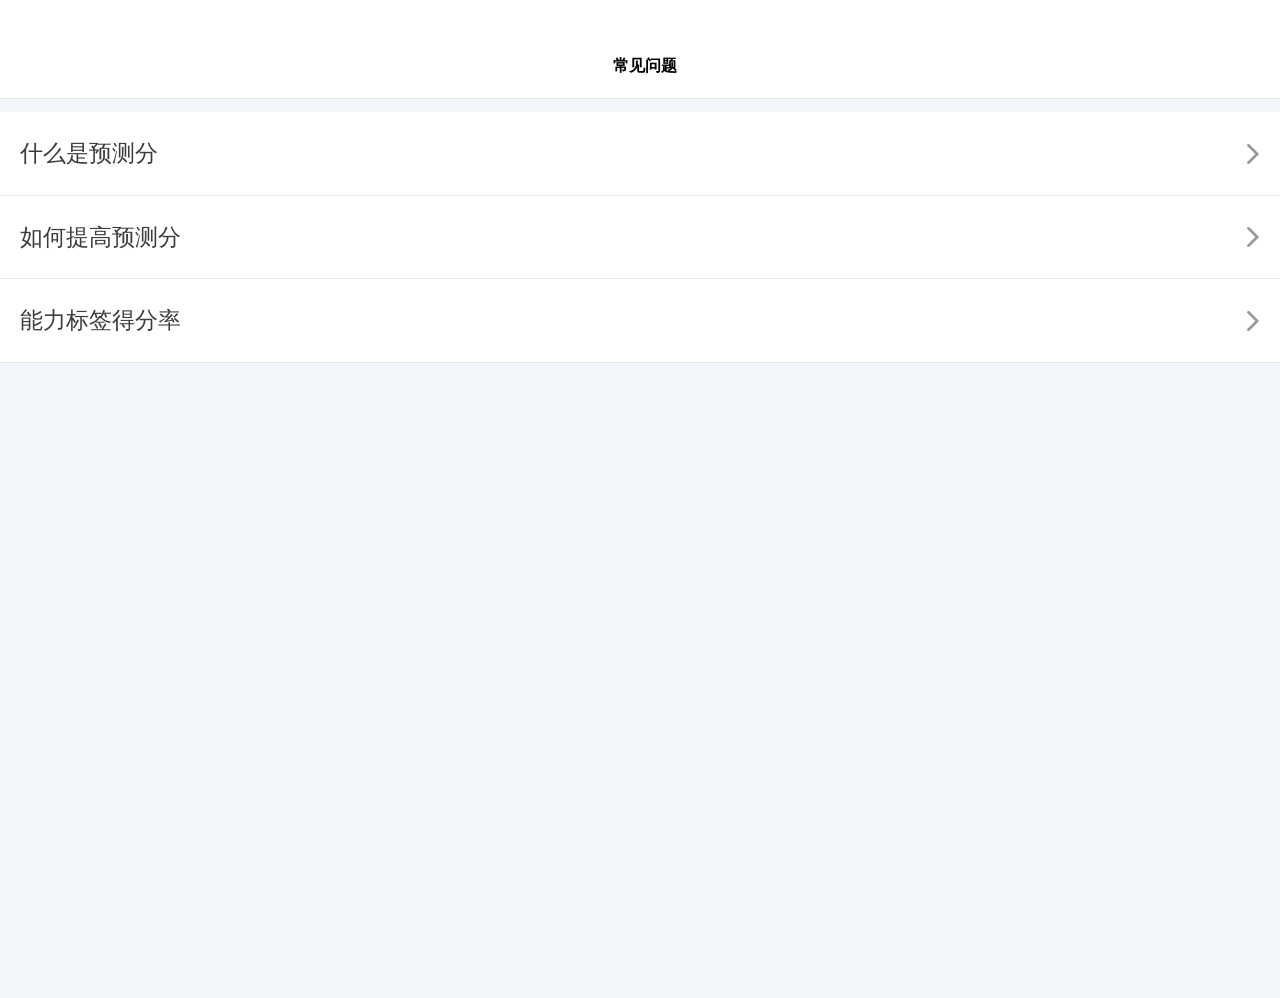
<file: ets读取/广东初中resoure/common/common-problem-list.html>
<!DOCTYPE html>
<html>

<head>
    <meta charset="UTF-8">
    <title>常见问题</title>
    <meta name="keywords" content="E听说,科大讯飞,易听说,英文口语,英语听说,99abc">
    <meta name="description" content="讯飞E听说是由科大讯飞（股票代码：002230）旗下企业广州讯飞易听说网络科技有限公司设计研发，产品版本囊括：广东高考、广州中考、深圳中考、沈阳中考、青岛中考、威海中考等，能有效帮助考生快速提升英语听说考试成绩。">
    <meta http-equiv="X-UA-Compatible" content="IE=edge">
    <script src="js/flexible.js"></script>
    <script src="js/polyfill.js"></script>
    <link rel="stylesheet" type="text/css" href="css/preStyle.css">
    <link rel="stylesheet" type="text/css" href="css/common-problem-list.css">
</head>

<body>
    <div id='app'>
        <div class='all-bar scrolling'>
            <div class='time-status-bar'></div>
            <div class='head-operate-container scroll'>
                <div class='opera-icon'></div>
                <div class="out-on-off scroll-top">
                    常见问题
                </div>
                <div class='opera-icon'></div>
            </div>
        </div>
        <div class='container'>
            <div class='question-container' click='goDetail(event)'>
                <div class='question-item'>
                    <div class='title' data-title='什么是预测分'>什么是预测分</div>
                    <img src="images/question-arrow.png" class='img'>
                </div>
                <div class='question-item'>
                    <div class='title' data-title='如何提高预测分'>如何提高预测分</div>
                    <img src="images/question-arrow.png" class='img'>
                </div>
                <!--  <div class='question-item'>
                    <div class='title' data-title='预测分分布'>预测分分布</div>
                    <img src="images/question-arrow.png" class='img'>
                </div> -->
                <div class='question-item'>
                    <div class='title' data-title='能力标签得分率'>能力标签得分率</div>
                    <img src="images/question-arrow.png" class='img'>
                </div>
                <!-- <div class='question-item'>
                    <div class='title' data-title='如何进入排名'>如何进入排名</div>
                    <img src="images/question-arrow.png" class='img'>
                </div> -->
            </div>
        </div>
    </div>
</body>
<script type="text/javascript" src='js/jquery.min.js'></script>
<!-- <script type="text/javascript" src='js/vue.min.js'></script> -->
<!-- <script type="text/javascript" src='js/echarts.min.js'></script> -->
<script type="text/javascript" src='js/default.js'></script>
<script type="text/javascript">
setBackButtonStyle(1)
$(document).ready(function() {
    var ifIos = isIos();
    var iosDp = $('html').attr('data-dpr')
    if (ifIos) {
        $('.out-on-off').css('fontSize', 18 * iosDp + 'px');
    } else {
        $('.out-on-off').css('fontSize', '16px');
    }
    var titleHeight = GetQueryString('titleHeight');
    var statusHeight = GetQueryString('statusHeight');
    $('.time-status-bar').height(statusHeight)
    $('.head-operate-container').height(titleHeight);
    $('.container').css('margin-top', $('.all-bar').height())
    $('.question-container').css('margin-top', '0.267rem')
    setTopColor('#ffffff');
    // $(document).on('.question-container','click',function(e){
    $('.question-container').click(function(e) {

        // function goDetail(e) {
        var url = 'common-problem-detail.html?title=' + e.target.dataset.title + "&titleHeight=" + titleHeight + "&statusHeight=" + statusHeight
        window.location.assign(encodeURI(url));
        // }
    })
})
</script>

</html>
</file>
<file: docs/assets/style.css>
/* ============================================================
   Fe Cloud — 改版档案
   视觉：深色科技风 · 圆角玻璃卡片 · 青蓝 / 紫渐变光
   结构按 docs/index.html 的类名组织，交互状态由 main.js 切换
   ============================================================ */

/* ---------------- 1. Tokens ---------------- */

:root {
  color-scheme: dark;

  --bg: #070a12;
  --bg-elev: #0c111e;
  --surface: rgba(20, 27, 47, 0.72);
  --surface-2: rgba(28, 37, 62, 0.64);
  --surface-3: rgba(38, 49, 78, 0.5);
  --glass: rgba(16, 22, 40, 0.62);

  --ink: #e9efff;
  --ink-2: #a9b6d4;
  --muted: #75839f;
  --faint: #4a5872;

  --accent: #4fd7ff;
  --accent-2: #8b7bff;
  --accent-3: #ff5e9c;
  --ok: #46e6a8;
  --warn: #ffc857;

  --rule: rgba(120, 150, 220, 0.18);
  --edge: rgba(130, 165, 255, 0.16);
  --edge-strong: rgba(140, 180, 255, 0.3);

  --glow: 0 0 0 1px rgba(95, 200, 255, 0.22), 0 18px 46px -22px rgba(79, 215, 255, 0.55);
  --lift: 0 22px 48px -28px rgba(4, 10, 24, 0.9);

  --r-xl: 22px;
  --r-lg: 18px;
  --r-md: 14px;
  --r-sm: 10px;
  --r-pill: 999px;

  --sans: "Inter", "SF Pro Text", -apple-system, BlinkMacSystemFont, "Segoe UI",
    "PingFang SC", "Noto Sans SC", "Microsoft YaHei", system-ui, sans-serif;
  --serif: "Inter", -apple-system, "PingFang SC", "Noto Sans SC", system-ui, sans-serif;
  --mono: ui-monospace, "SF Mono", "JetBrains Mono", "Cascadia Code", Menlo, Consolas, monospace;

  --rail-w: 226px;
  --rail-gap: 18px;
}

[data-theme="light"] {
  color-scheme: light;

  --bg: #eef2fb;
  --bg-elev: #ffffff;
  --surface: rgba(255, 255, 255, 0.78);
  --surface-2: rgba(246, 249, 255, 0.86);
  --surface-3: rgba(232, 239, 252, 0.7);
  --glass: rgba(255, 255, 255, 0.72);

  --ink: #101827;
  --ink-2: #3d4b66;
  --muted: #63718c;
  --faint: #93a0b6;

  --accent: #0b82c4;
  --accent-2: #5b47e0;
  --accent-3: #d92b73;
  --ok: #0f9e6a;
  --warn: #b8791a;

  --rule: rgba(24, 44, 86, 0.14);
  --edge: rgba(30, 70, 140, 0.14);
  --edge-strong: rgba(30, 70, 140, 0.26);

  --glow: 0 0 0 1px rgba(11, 130, 196, 0.18), 0 18px 46px -24px rgba(11, 130, 196, 0.45);
  --lift: 0 20px 44px -28px rgba(28, 52, 96, 0.38);
}

/* ---------------- 2. Base ---------------- */

*,
*::before,
*::after { box-sizing: border-box; }

html {
  scroll-behavior: smooth;
  -webkit-text-size-adjust: 100%;
}

body {
  margin: 0;
  min-height: 100vh;
  background: var(--bg);
  color: var(--ink);
  font-family: var(--sans);
  font-size: 15px;
  line-height: 1.72;
  letter-spacing: 0.005em;
  -webkit-font-smoothing: antialiased;
  overflow-x: hidden;
}

/* 网格 + 双色光晕：固定层，滚动时保持 */
body::before,
body::after {
  content: "";
  position: fixed;
  inset: 0;
  pointer-events: none;
  z-index: 0;
}

body::before {
  background-image:
    linear-gradient(to right, var(--rule) 1px, transparent 1px),
    linear-gradient(to bottom, var(--rule) 1px, transparent 1px);
  background-size: 52px 52px;
  opacity: 0.45;
  -webkit-mask-image: radial-gradient(120vw 90vh at 50% -10%, #000 0%, rgba(0, 0, 0, 0.55) 46%, transparent 82%);
  mask-image: radial-gradient(120vw 90vh at 50% -10%, #000 0%, rgba(0, 0, 0, 0.55) 46%, transparent 82%);
}

body::after {
  background:
    radial-gradient(58vw 42vh at 8% -6%, rgba(79, 215, 255, 0.22), transparent 68%),
    radial-gradient(46vw 38vh at 96% 2%, rgba(139, 123, 255, 0.24), transparent 66%),
    radial-gradient(70vw 60vh at 50% 108%, rgba(79, 215, 255, 0.1), transparent 70%);
  opacity: 0.9;
}

[data-theme="light"] body::before { opacity: 0.26; }
[data-theme="light"] body::after {
  background:
    radial-gradient(58vw 42vh at 8% -6%, rgba(11, 130, 196, 0.16), transparent 68%),
    radial-gradient(46vw 38vh at 96% 2%, rgba(91, 71, 224, 0.14), transparent 66%);
}

::selection {
  background: rgba(79, 215, 255, 0.28);
  color: var(--ink);
}

a {
  color: var(--accent);
  text-decoration: none;
  transition: color 0.18s ease, opacity 0.18s ease;
}
a:hover { color: var(--ink); }

strong,
b { font-weight: 700; color: var(--ink); }

em { font-style: normal; }

code {
  font-family: var(--mono);
  font-size: 0.88em;
  padding: 2px 7px;
  border-radius: 7px;
  background: rgba(79, 215, 255, 0.09);
  border: 1px solid rgba(79, 215, 255, 0.16);
  color: var(--accent);
  white-space: nowrap;
}
[data-theme="light"] code {
  background: rgba(11, 130, 196, 0.08);
  border-color: rgba(11, 130, 196, 0.18);
}

.dim { color: var(--muted); font-family: var(--mono); font-size: 0.86em; }

/* ---------------- 3. Rail ---------------- */

.rail {
  position: fixed;
  left: var(--rail-gap);
  top: var(--rail-gap);
  bottom: var(--rail-gap);
  width: var(--rail-w);
  z-index: 30;
  display: flex;
  flex-direction: column;
  gap: 6px;
  padding: 20px 18px 16px;
  border-radius: var(--r-xl);
  border: 1px solid var(--edge);
  background: var(--glass);
  backdrop-filter: blur(18px) saturate(150%);
  -webkit-backdrop-filter: blur(18px) saturate(150%);
  box-shadow: var(--lift), inset 0 1px 0 rgba(255, 255, 255, 0.05);
  overflow: hidden;
}

.rail::before {
  content: "";
  position: absolute;
  inset: 0 0 auto;
  height: 1px;
  background: linear-gradient(90deg, transparent, rgba(79, 215, 255, 0.5), transparent);
}

.rail-brand { padding: 2px 4px 14px; }

.brand-lockup {
  display: inline-flex;
  align-items: center;
  gap: 9px;
  font-size: 16px;
  font-weight: 700;
  letter-spacing: -0.01em;
}

.brand-mark {
  width: 9px;
  height: 9px;
  border-radius: 50%;
  background: linear-gradient(135deg, var(--accent), var(--accent-2));
  box-shadow: 0 0 0 3px rgba(79, 215, 255, 0.12), 0 0 16px rgba(79, 215, 255, 0.7);
  animation: pulse 2.6s ease-in-out infinite;
}

@keyframes pulse {
  0%, 100% { box-shadow: 0 0 0 2px rgba(79, 215, 255, 0.1), 0 0 12px rgba(79, 215, 255, 0.55); }
  50% { box-shadow: 0 0 0 5px rgba(79, 215, 255, 0.06), 0 0 22px rgba(79, 215, 255, 0.85); }
}

.brand-sub {
  margin: 8px 0 0;
  font-family: var(--mono);
  font-size: 10.5px;
  letter-spacing: 0.14em;
  text-transform: uppercase;
  color: var(--muted);
}

.rail-toc {
  display: flex;
  flex-direction: column;
  gap: 2px;
  margin: 4px -6px 0;
}

.toc-item {
  display: flex;
  align-items: center;
  gap: 10px;
  padding: 8px 12px;
  border-radius: var(--r-pill);
  border: 1px solid transparent;
  color: var(--ink-2);
  font-size: 12.5px;
  line-height: 1;
  transition: background 0.2s ease, color 0.2s ease, border-color 0.2s ease, transform 0.2s ease;
}

.toc-item .no {
  font-family: var(--mono);
  font-size: 10.5px;
  letter-spacing: 0.06em;
  color: var(--faint);
  transition: color 0.2s ease;
}

.toc-item:hover {
  color: var(--ink);
  background: var(--surface-2);
  transform: translateX(2px);
}
.toc-item:hover .no { color: var(--muted); }

.toc-item.is-current {
  color: var(--ink);
  background: linear-gradient(100deg, rgba(79, 215, 255, 0.16), rgba(139, 123, 255, 0.1));
  border-color: rgba(79, 215, 255, 0.28);
  box-shadow: inset 0 1px 0 rgba(255, 255, 255, 0.06);
}
.toc-item.is-current .no { color: var(--accent); }

.rail-spacer { flex: 1 1 auto; min-height: 16px; }

.rail-read {
  display: flex;
  justify-content: space-between;
  align-items: baseline;
  padding: 12px 4px 10px;
  border-top: 1px solid var(--rule);
  font-family: var(--mono);
  font-size: 10.5px;
  letter-spacing: 0.1em;
  text-transform: uppercase;
  color: var(--muted);
}

.rail-read #readPct { color: var(--accent); font-size: 12px; }

.rail-foot {
  display: flex;
  align-items: center;
  justify-content: space-between;
  gap: 10px;
  padding-top: 10px;
}

.rail-note {
  font-family: var(--mono);
  font-size: 10px;
  line-height: 1.5;
  color: var(--faint);
  letter-spacing: 0.02em;
}

.switch {
  display: inline-flex;
  align-items: center;
  gap: 7px;
  padding: 7px 10px;
  border-radius: var(--r-pill);
  border: 1px solid var(--edge);
  background: var(--surface-2);
  color: var(--ink-2);
  font-family: var(--mono);
  font-size: 10px;
  letter-spacing: 0.1em;
  text-transform: uppercase;
  cursor: pointer;
  transition: border-color 0.2s ease, color 0.2s ease, box-shadow 0.2s ease;
}
.switch:hover { border-color: var(--edge-strong); color: var(--ink); box-shadow: var(--glow); }
.switch svg { width: 15px; height: 15px; stroke: currentColor; fill: none; stroke-width: 1.5; }
[data-theme="dark"] .ic-sun { display: none; }
[data-theme="light"] .ic-moon { display: none; }

/* ---------------- 4. Topbar + read bar ---------------- */

.topbar { display: none; }

.readbar {
  position: fixed;
  left: 0; right: 0; top: 0;
  height: 2px;
  z-index: 60;
  background: rgba(10, 16, 30, 0.4);
}

.readbar-fill {
  height: 100%;
  width: 0;
  border-radius: 0 2px 2px 0;
  background: linear-gradient(90deg, var(--accent), var(--accent-2));
  box-shadow: 0 0 14px rgba(79, 215, 255, 0.65);
  transition: width 0.08s linear;
}

/* ---------------- 5. Page shell ---------------- */

.page {
  position: relative;
  z-index: 1;
  margin-left: calc(var(--rail-gap) + var(--rail-w) + 34px);
  padding: 0 40px 96px 0;
}

.wrap { max-width: 1040px; }

/* ---------------- 6. Cover ---------------- */

.cover {
  display: grid;
  grid-template-columns: minmax(0, 1fr) 292px;
  column-gap: 46px;
  padding: 56px 0 8px;
  scroll-margin-top: 40px;
}

.kicker span { text-transform: none; letter-spacing: 0.04em; color: var(--ink-2); }

.kicker {
  grid-column: 1 / -1;
  display: inline-flex;
  flex-wrap: wrap;
  align-items: center;
  gap: 8px;
  margin: 0 0 26px;
  padding: 7px 14px;
  width: fit-content;
  border-radius: var(--r-pill);
  border: 1px solid var(--edge);
  background: var(--surface-2);
  font-family: var(--mono);
  font-size: 10.5px;
  letter-spacing: 0.16em;
  text-transform: uppercase;
  color: var(--muted);
}

.cover-title {
  grid-column: 1;
  margin: 0 0 26px;
  font-size: clamp(38px, 6.1vw, 82px);
  line-height: 1.03;
  font-weight: 800;
  letter-spacing: -0.038em;
  text-wrap: balance;
}

.cover-title em {
  display: inline-block;
  background: linear-gradient(104deg, var(--accent) 6%, var(--accent-2) 72%);
  -webkit-background-clip: text;
  background-clip: text;
  color: transparent;
  filter: drop-shadow(0 8px 34px rgba(79, 215, 255, 0.28));
}

.cover-lead {
  grid-column: 1;
  margin: 0;
  max-width: 58ch;
  font-size: 15.5px;
  line-height: 1.85;
  color: var(--ink-2);
}
.cover-lead strong { color: var(--ink); }

.cover-aside {
  grid-column: 2;
  grid-row: 2 / span 2;
  align-self: start;
  display: flex;
  flex-direction: column;
  gap: 0;
  padding: 6px 18px;
  border-radius: var(--r-lg);
  border: 1px solid var(--edge);
  background: var(--glass);
  backdrop-filter: blur(14px);
  -webkit-backdrop-filter: blur(14px);
  box-shadow: var(--lift);
}

.aside-block { padding: 13px 0; border-bottom: 1px solid var(--rule); }
.aside-block:last-child { border-bottom: 0; }

.aside-label {
  display: flex;
  align-items: center;
  gap: 7px;
  margin: 0 0 5px;
  font-family: var(--mono);
  font-size: 10px;
  letter-spacing: 0.14em;
  text-transform: uppercase;
  color: var(--muted);
}
.aside-label::before {
  content: "";
  width: 5px; height: 5px;
  border-radius: 50%;
  background: var(--accent);
  box-shadow: 0 0 8px rgba(79, 215, 255, 0.7);
}

.aside-text {
  margin: 0;
  font-size: 12px;
  line-height: 1.65;
  color: var(--ink-2);
}
.aside-text b { color: var(--accent); font-family: var(--mono); font-size: 11.5px; }

.meta-table {
  grid-column: 1 / -1;
  width: 100%;
  margin-top: 44px;
  border-collapse: separate;
  border-spacing: 0;
  border: 1px solid var(--edge);
  border-radius: var(--r-lg);
  overflow: hidden;
  background: var(--surface);
  backdrop-filter: blur(10px);
  -webkit-backdrop-filter: blur(10px);
  font-size: 13px;
}

.meta-table th {
  width: 132px;
  padding: 12px 18px;
  text-align: left;
  vertical-align: top;
  font-family: var(--mono);
  font-size: 10.5px;
  font-weight: 500;
  letter-spacing: 0.12em;
  text-transform: uppercase;
  color: var(--muted);
  background: var(--surface-2);
  border-bottom: 1px solid var(--rule);
}

.meta-table td {
  padding: 12px 18px;
  border-bottom: 1px solid var(--rule);
  border-left: 1px solid var(--rule);
  font-family: var(--mono);
  font-size: 12.5px;
  color: var(--ink-2);
}

.meta-table tr:last-child th,
.meta-table tr:last-child td { border-bottom: 0; }

/* ---------------- 7. Section head ---------------- */

.section {
  margin-top: 86px;
  scroll-margin-top: 46px;
}

.section-head {
  display: flex;
  align-items: flex-start;
  gap: 18px;
  margin-bottom: 30px;
  padding-bottom: 22px;
  border-bottom: 1px solid var(--rule);
}

.section-no {
  flex: 0 0 auto;
  display: grid;
  place-items: center;
  min-width: 46px;
  height: 32px;
  padding: 0 10px;
  border-radius: var(--r-pill);
  border: 1px solid rgba(79, 215, 255, 0.26);
  background: linear-gradient(120deg, rgba(79, 215, 255, 0.14), rgba(139, 123, 255, 0.08));
  font-family: var(--mono);
  font-size: 11.5px;
  letter-spacing: 0.1em;
  color: var(--accent);
  box-shadow: inset 0 1px 0 rgba(255, 255, 255, 0.06);
}

.section-title {
  margin: 0 0 8px;
  font-size: clamp(24px, 3vw, 33px);
  font-weight: 700;
  letter-spacing: -0.024em;
  line-height: 1.15;
}

.section-note {
  margin: 0;
  max-width: 68ch;
  font-size: 13px;
  line-height: 1.7;
  color: var(--muted);
}

/* ---------------- 8. Figures ---------------- */

.figures {
  display: grid;
  grid-template-columns: repeat(4, minmax(0, 1fr));
  gap: 14px;
}

.figure {
  position: relative;
  padding: 22px 20px 18px;
  border-radius: var(--r-lg);
  border: 1px solid var(--edge);
  background: var(--surface);
  backdrop-filter: blur(12px);
  -webkit-backdrop-filter: blur(12px);
  overflow: hidden;
  transition: transform 0.26s ease, border-color 0.26s ease, box-shadow 0.26s ease;
}

.figure::after {
  content: "";
  position: absolute;
  right: -30%; top: -60%;
  width: 70%; height: 140%;
  background: radial-gradient(closest-side, rgba(79, 215, 255, 0.16), transparent);
  pointer-events: none;
}

.figure:hover {
  transform: translateY(-3px);
  border-color: rgba(79, 215, 255, 0.32);
  box-shadow: var(--glow);
}

.fig-num {
  display: block;
  font-size: clamp(34px, 4.4vw, 46px);
  font-weight: 800;
  line-height: 1;
  letter-spacing: -0.04em;
  font-variant-numeric: tabular-nums;
  background: linear-gradient(160deg, var(--ink) 20%, var(--accent) 120%);
  -webkit-background-clip: text;
  background-clip: text;
  color: transparent;
}

.fig-cap {
  display: block;
  margin-top: 10px;
  font-family: var(--mono);
  font-size: 10.5px;
  letter-spacing: 0.1em;
  text-transform: uppercase;
  color: var(--muted);
}

.lede {
  margin: 0;
  max-width: 74ch;
  font-size: 14.5px;
  line-height: 1.9;
  color: var(--ink-2);
}
.lede + .lede { margin-top: 14px; }

/* ---------------- 9. Ledger ---------------- */

.ledger {
  display: flex;
  flex-direction: column;
  gap: 10px;
}

.entry {
  border-radius: var(--r-lg);
  border: 1px solid var(--edge);
  background: var(--surface);
  overflow: hidden;
  transition: border-color 0.24s ease, box-shadow 0.24s ease, background 0.24s ease;
}

.entry:hover { border-color: rgba(79, 215, 255, 0.28); }

.entry.is-open {
  border-color: rgba(79, 215, 255, 0.3);
  box-shadow: var(--glow);
  background: var(--surface-2);
}

.entry-head {
  display: flex;
  align-items: center;
  gap: 14px;
  width: 100%;
  padding: 16px 20px;
  border: 0;
  background: transparent;
  color: inherit;
  font: inherit;
  text-align: left;
  cursor: pointer;
}

.entry-no {
  flex: 0 0 auto;
  font-family: var(--mono);
  font-size: 11px;
  letter-spacing: 0.08em;
  color: var(--accent);
}

.entry-title {
  flex: 1 1 auto;
  font-size: 14.5px;
  font-weight: 600;
  letter-spacing: -0.01em;
}

.entry-tag {
  flex: 0 0 auto;
  padding: 4px 10px;
  border-radius: var(--r-pill);
  border: 1px solid var(--edge);
  background: var(--surface-3);
  font-family: var(--mono);
  font-size: 10px;
  letter-spacing: 0.08em;
  color: var(--muted);
}

.entry.is-open .entry-tag {
  color: var(--accent);
  border-color: rgba(79, 215, 255, 0.3);
}

.entry-body {
  height: 0;
  overflow: hidden;
  transition: height 0.38s cubic-bezier(0.22, 0.61, 0.36, 1);
}

.entry-body-inner {
  padding: 2px 20px 20px;
  border-top: 1px solid var(--rule);
}

.entry-body-inner > p {
  margin: 14px 0 12px;
  font-size: 13.5px;
  line-height: 1.85;
  color: var(--ink-2);
}

.clause {
  display: flex;
  align-items: flex-start;
  gap: 10px;
  margin-top: 8px;
  padding: 9px 13px;
  border-radius: var(--r-sm);
  border: 1px solid transparent;
  background: var(--surface-3);
  font-size: 12.5px;
  line-height: 1.65;
  color: var(--ink-2);
}

.clause > span { display: block; }

.clause::before {
  content: "";
  flex: 0 0 auto;
  width: 5px; height: 5px;
  margin-top: 8px;
  border-radius: 50%;
  background: var(--accent-2);
}

/* ---------------- 10. Cut ---------------- */

.cut {
  display: grid;
  grid-template-columns: repeat(2, minmax(0, 1fr));
  gap: 16px;
}

.cut-col {
  padding: 18px;
  border-radius: var(--r-lg);
  border: 1px solid var(--edge);
  background: var(--surface);
  backdrop-filter: blur(12px);
  -webkit-backdrop-filter: blur(12px);
}

.cut-col:first-child { border-color: rgba(255, 94, 156, 0.22); }

.cut-head {
  display: flex;
  align-items: center;
  justify-content: space-between;
  margin-bottom: 12px;
  padding: 0 4px 12px;
  border-bottom: 1px solid var(--rule);
  font-family: var(--mono);
  font-size: 10.5px;
  letter-spacing: 0.16em;
  text-transform: uppercase;
  color: var(--muted);
}

.cut-head b {
  color: var(--faint);
  font-size: 11px;
  font-weight: 500;
}

.cut-row {
  display: flex;
  align-items: flex-start;
  justify-content: space-between;
  gap: 12px;
  padding: 11px 12px;
  border-radius: var(--r-sm);
  transition: background 0.2s ease;
}
.cut-row:hover { background: var(--surface-3); }

.cut-row > span:first-child {
  display: flex;
  flex-direction: column;
  gap: 2px;
  min-width: 0;
  flex: 1 1 auto;
}

.what {
  position: relative;
  display: inline-block;
  align-self: flex-start;
  font-size: 13.5px;
  font-weight: 600;
  color: var(--ink);
  transition: color 0.3s ease;
}

.what::after {
  content: "";
  position: absolute;
  left: -3px;
  top: 52%;
  width: 0;
  height: 2px;
  border-radius: 2px;
  background: linear-gradient(90deg, var(--accent-3), rgba(255, 94, 156, 0.5));
  box-shadow: 0 0 10px rgba(255, 94, 156, 0.45);
  transition: width 0.5s cubic-bezier(0.22, 0.61, 0.36, 1) var(--strike-delay, 0ms);
}

.cut-row[data-strike].is-hit .what { color: var(--muted); }
.cut-row[data-strike].is-hit .what::after { width: calc(100% + 6px); }
.cut-row[data-strike].is-hit .how,
.cut-row[data-strike].is-hit .mark { opacity: 0.55; }

.how {
  font-size: 11.5px;
  line-height: 1.6;
  color: var(--muted);
  transition: opacity 0.3s ease;
}

.mark {
  flex: 0 0 auto;
  padding: 2px 8px;
  border-radius: var(--r-pill);
  border: 1px solid var(--edge);
  font-family: var(--mono);
  font-size: 9.5px;
  letter-spacing: 0.1em;
  color: var(--faint);
  transition: opacity 0.3s ease;
}

/* ---------------- 11. Tree ---------------- */

.tree {
  padding: 16px 14px;
  border-radius: var(--r-lg);
  border: 1px solid var(--edge);
  background: var(--bg-elev);
  box-shadow: inset 0 1px 0 rgba(255, 255, 255, 0.04);
  font-family: var(--mono);
  font-size: 12.5px;
  line-height: 1.9;
  overflow-x: auto;
}

.tree-line {
  display: block;
  padding: 4px 12px;
  border-radius: var(--r-sm);
  border-left: 2px solid transparent;
  cursor: pointer;
  transition: background 0.18s ease, border-color 0.18s ease, color 0.18s ease;
  white-space: nowrap;
}
.tree-line:hover { background: var(--surface-3); }
.tree-line.is-active {
  background: linear-gradient(90deg, rgba(79, 215, 255, 0.14), transparent 70%);
  border-left-color: var(--accent);
}
.tree-line.is-active .name { color: var(--accent); }

.indent { color: var(--faint); }
.name { color: var(--ink); font-weight: 600; }
.note { margin-left: 6px; font-size: 11.5px; color: var(--muted); }

.tree-line.is-removed .name { color: var(--muted); text-decoration: line-through; text-decoration-color: var(--accent-3); }
.tree-line.is-removed .note { color: var(--faint); }

.tree-read {
  margin-top: 14px;
  padding: 20px 22px;
  border-radius: var(--r-lg);
  border: 1px solid var(--edge);
  border-left: 2px solid rgba(79, 215, 255, 0.5);
  background: var(--surface);
}

.tree-read h4 {
  margin: 0 0 6px;
  font-family: var(--mono);
  font-size: 13px;
  letter-spacing: 0.02em;
  color: var(--accent);
}

.tree-read p {
  margin: 0 0 12px;
  font-size: 13px;
  line-height: 1.75;
  color: var(--ink-2);
}

.tree-read ul {
  margin: 0;
  padding: 0;
  list-style: none;
  display: flex;
  flex-wrap: wrap;
  gap: 8px;
}

.tree-read li {
  padding: 7px 12px;
  border-radius: var(--r-pill);
  border: 1px solid var(--edge);
  background: var(--surface-2);
  font-family: var(--mono);
  font-size: 11px;
  color: var(--ink-2);
}

/* ---------------- 12. Timeline ---------------- */

.transport {
  display: flex;
  flex-wrap: wrap;
  align-items: center;
  gap: 8px;
  margin-bottom: 22px;
}

.transport-btn {
  padding: 9px 18px;
  border-radius: var(--r-pill);
  border: 1px solid var(--edge);
  background: var(--surface-2);
  color: var(--ink-2);
  font-family: var(--mono);
  font-size: 11.5px;
  letter-spacing: 0.06em;
  cursor: pointer;
  transition: color 0.2s ease, border-color 0.2s ease, box-shadow 0.2s ease, background 0.2s ease;
}
.transport-btn:hover { color: var(--ink); border-color: var(--edge-strong); }

.transport-btn.is-ghost { background: transparent; }
.transport-btn.is-on {
  color: #041018;
  background: linear-gradient(120deg, var(--accent), var(--accent-2));
  border-color: transparent;
  box-shadow: 0 10px 28px -14px rgba(79, 215, 255, 0.8);
}
[data-theme="light"] .transport-btn.is-on { color: #fff; }

.transport-clock {
  margin-left: 6px;
  font-family: var(--mono);
  font-size: 11px;
  letter-spacing: 0.04em;
  color: var(--muted);
}
.transport-clock #clock { color: var(--accent); }

.track-head {
  display: grid;
  grid-template-columns: 196px 1fr;
  gap: 16px;
  padding: 0 4px 10px;
  border-bottom: 1px solid var(--rule);
  font-family: var(--mono);
  font-size: 10px;
  letter-spacing: 0.12em;
  text-transform: uppercase;
  color: var(--faint);
}

.track-row {
  display: grid;
  grid-template-columns: 196px 1fr;
  gap: 16px;
  align-items: center;
  padding: 11px 4px;
  border-bottom: 1px solid var(--rule);
}

.track-label {
  display: flex;
  align-items: baseline;
  justify-content: space-between;
  gap: 10px;
  min-width: 0;
}
.track-label span { font-size: 12.5px; font-weight: 600; color: var(--ink); }
.track-label i {
  font-family: var(--mono);
  font-style: normal;
  font-size: 10px;
  color: var(--muted);
  white-space: nowrap;
}

.track-lane {
  position: relative;
  height: 22px;
  border-radius: var(--r-pill);
  background: var(--bg-elev);
  box-shadow: inset 0 1px 3px rgba(0, 0, 0, 0.45);
  overflow: hidden;
}

.track-bar {
  position: absolute;
  top: 4px;
  bottom: 4px;
  left: 0;
  width: 0;
  border-radius: var(--r-pill);
  background: linear-gradient(90deg, rgba(79, 215, 255, 0.55), var(--accent) 60%, var(--accent-2));
  box-shadow: 0 0 14px rgba(79, 215, 255, 0.35);
  transition: box-shadow 0.2s ease, filter 0.2s ease;
}

.track-row.is-live .track-label span { color: var(--accent); }
.track-row.is-live .track-bar {
  filter: brightness(1.25);
  box-shadow: 0 0 20px rgba(79, 215, 255, 0.75);
}

.playhead {
  position: absolute;
  top: -2px;
  bottom: -2px;
  left: 0;
  width: 2px;
  background: var(--ink);
  box-shadow: 0 0 10px rgba(255, 255, 255, 0.65);
  opacity: 0;
}

.time-ruler {
  display: grid;
  grid-template-columns: 196px 1fr;
  gap: 16px;
  padding: 8px 4px 0;
  font-family: var(--mono);
  font-size: 9.5px;
  color: var(--faint);
}
.ruler-ticks { display: flex; justify-content: space-between; }

.scrub {
  -webkit-appearance: none;
  appearance: none;
  width: 100%;
  height: 6px;
  margin: 18px 0 0;
  border-radius: var(--r-pill);
  background: linear-gradient(90deg, rgba(79, 215, 255, 0.5), var(--accent-2));
  outline: none;
  cursor: pointer;
}
.scrub::-webkit-slider-thumb {
  -webkit-appearance: none;
  width: 18px; height: 18px;
  border-radius: 50%;
  border: 2px solid var(--bg);
  background: var(--accent);
  box-shadow: 0 0 0 4px rgba(79, 215, 255, 0.18), 0 0 18px rgba(79, 215, 255, 0.7);
}
.scrub::-moz-range-thumb {
  width: 16px; height: 16px;
  border-radius: 50%;
  border: 2px solid var(--bg);
  background: var(--accent);
  box-shadow: 0 0 0 4px rgba(79, 215, 255, 0.18);
}

.side-note {
  margin: 0;
  padding: 12px 16px;
  border-radius: var(--r-md);
  border: 1px solid var(--edge);
  border-left: 2px solid rgba(79, 215, 255, 0.45);
  background: var(--surface-3);
  font-size: 12.5px;
  line-height: 1.75;
  color: var(--ink-2);
}

/* ---------------- 13. Build ---------------- */

.build-grid {
  display: grid;
  grid-template-columns: repeat(2, minmax(0, 1fr));
  gap: 26px;
  align-items: start;
}

.cmd {
  border-radius: var(--r-lg);
  border: 1px solid var(--edge);
  background: var(--bg-elev);
  overflow: hidden;
  box-shadow: inset 0 1px 0 rgba(255, 255, 255, 0.04);
}

.cmd-head {
  display: flex;
  align-items: center;
  justify-content: space-between;
  gap: 12px;
  padding: 10px 14px;
  border-bottom: 1px solid var(--rule);
  background: linear-gradient(180deg, var(--surface-2), transparent);
  font-family: var(--mono);
  font-size: 10px;
  letter-spacing: 0.14em;
  text-transform: uppercase;
  color: var(--muted);
}
.cmd-head > span { display: inline-flex; align-items: center; gap: 8px; }
.cmd-head > span::before {
  content: "";
  width: 7px; height: 7px;
  border-radius: 50%;
  background: var(--accent);
  box-shadow: 0 0 10px rgba(79, 215, 255, 0.6);
}

.copy {
  padding: 4px 11px;
  border-radius: var(--r-pill);
  border: 1px solid var(--edge);
  background: transparent;
  color: var(--muted);
  font-family: var(--mono);
  font-size: 9.5px;
  letter-spacing: 0.14em;
  text-transform: uppercase;
  cursor: pointer;
  transition: color 0.18s ease, border-color 0.18s ease, background 0.18s ease;
}
.copy:hover {
  color: var(--accent);
  border-color: rgba(79, 215, 255, 0.4);
  background: rgba(79, 215, 255, 0.08);
}

.cmd-body {
  margin: 0;
  padding: 16px 18px;
  font-family: var(--mono);
  font-size: 12px;
  line-height: 1.8;
  color: var(--ink-2);
  white-space: pre-wrap;
  word-break: break-word;
  overflow-x: auto;
}

.pr { color: var(--accent); }

.step-list {
  margin: 0;
  padding: 0;
  list-style: none;
  counter-reset: step;
  display: flex;
  flex-direction: column;
  gap: 8px;
}

.step-list li {
  counter-increment: step;
  position: relative;
  padding: 10px 14px 10px 44px;
  border-radius: var(--r-sm);
  border: 1px solid var(--edge);
  background: var(--surface-3);
  font-size: 12.5px;
  line-height: 1.7;
  color: var(--ink-2);
}

.step-list li::before {
  content: "0" counter(step);
  position: absolute;
  left: 12px;
  top: 10px;
  font-family: var(--mono);
  font-size: 10px;
  color: var(--accent);
  opacity: 0.9;
}

.step-list li > span { display: block; }

/* ---------------- 14. Release ---------------- */

.ver-table {
  width: 100%;
  border-collapse: separate;
  border-spacing: 0;
  border: 1px solid var(--edge);
  border-radius: var(--r-lg);
  overflow: hidden;
  background: var(--surface);
  font-size: 12.5px;
}

.ver-table th {
  padding: 11px 16px;
  text-align: left;
  font-family: var(--mono);
  font-size: 10px;
  font-weight: 500;
  letter-spacing: 0.12em;
  text-transform: uppercase;
  color: var(--muted);
  background: var(--surface-2);
  border-bottom: 1px solid var(--rule);
}

.ver-table td {
  padding: 11px 16px;
  border-bottom: 1px solid var(--rule);
  font-family: var(--mono);
  font-size: 12px;
  color: var(--ink-2);
}
.ver-table td:first-child { color: var(--ink); }
.ver-table tr:last-child td { border-bottom: 0; }

.probe { display: flex; flex-wrap: wrap; gap: 10px; margin-top: 18px; }

.console {
  margin-top: 18px;
  padding: 16px 18px;
  border-radius: var(--r-md);
  border: 1px solid var(--edge);
  background: var(--bg-elev);
  font-family: var(--mono);
  font-size: 11.5px;
  line-height: 1.75;
  color: var(--ink-2);
  white-space: pre-wrap;
  word-break: break-word;
  box-shadow: inset 0 1px 0 rgba(255, 255, 255, 0.04);
}
.console[hidden] { display: none; }
.console .k { color: var(--accent); }
.console .s { color: var(--ok); }
.console .n { color: var(--warn); }

/* ---------------- 15. QA ---------------- */

.qa { display: flex; flex-direction: column; gap: 9px; }

.qa-item {
  border-radius: var(--r-md);
  border: 1px solid var(--edge);
  background: var(--surface);
  overflow: hidden;
  transition: border-color 0.22s ease, box-shadow 0.22s ease, background 0.22s ease;
}
.qa-item:hover { border-color: rgba(79, 215, 255, 0.24); }
.qa-item.is-open {
  border-color: rgba(79, 215, 255, 0.3);
  background: var(--surface-2);
  box-shadow: var(--glow);
}

.qa-q {
  display: flex;
  align-items: center;
  gap: 12px;
  width: 100%;
  padding: 14px 18px;
  border: 0;
  background: transparent;
  color: inherit;
  font: inherit;
  text-align: left;
  cursor: pointer;
}

.qa-idx {
  flex: 0 0 auto;
  padding: 2px 8px;
  border-radius: var(--r-pill);
  border: 1px solid var(--edge);
  font-family: var(--mono);
  font-size: 9.5px;
  letter-spacing: 0.06em;
  color: var(--muted);
}
.qa-item.is-open .qa-idx {
  color: var(--accent);
  border-color: rgba(79, 215, 255, 0.32);
}

.qa-text { flex: 1 1 auto; font-size: 13.5px; font-weight: 600; }

.qa-more {
  flex: 0 0 auto;
  display: grid;
  place-items: center;
  width: 24px; height: 24px;
  border-radius: 50%;
  border: 1px solid var(--edge);
  font-family: var(--mono);
  font-size: 13px;
  color: var(--muted);
  transition: transform 0.26s ease, color 0.26s ease, border-color 0.26s ease;
}
.qa-item.is-open .qa-more {
  transform: rotate(45deg);
  color: var(--accent-3);
  border-color: rgba(255, 94, 156, 0.4);
}

.qa-a {
  height: 0;
  overflow: hidden;
  transition: height 0.34s cubic-bezier(0.22, 0.61, 0.36, 1);
}

.qa-a-inner {
  padding: 2px 18px 16px 48px;
  font-size: 13px;
  line-height: 1.85;
  color: var(--ink-2);
}

/* ---------------- 16. Footer ---------------- */

.foot {
  display: flex;
  flex-wrap: wrap;
  align-items: flex-end;
  justify-content: space-between;
  gap: 18px;
  margin-top: 92px;
  padding-top: 26px;
  border-top: 1px solid var(--rule);
}

.foot-title {
  margin: 0 0 6px;
  font-size: 17px;
  font-weight: 700;
  letter-spacing: -0.02em;
}

.foot-meta {
  margin: 0;
  max-width: 56ch;
  font-family: var(--mono);
  font-size: 10.5px;
  line-height: 1.7;
  color: var(--muted);
}

.foot-links { display: flex; gap: 8px; }

.foot-links a {
  padding: 7px 14px;
  border-radius: var(--r-pill);
  border: 1px solid var(--edge);
  background: var(--surface-2);
  font-family: var(--mono);
  font-size: 10.5px;
  letter-spacing: 0.04em;
  color: var(--ink-2);
  transition: color 0.18s ease, border-color 0.18s ease, box-shadow 0.18s ease;
}
.foot-links a:hover {
  color: var(--accent);
  border-color: rgba(79, 215, 255, 0.36);
  box-shadow: 0 0 0 1px rgba(79, 215, 255, 0.12);
}

/* ---------------- 17. Toast ---------------- */

.toast {
  position: fixed;
  left: 50%;
  bottom: 30px;
  z-index: 80;
  padding: 10px 20px;
  border-radius: var(--r-pill);
  border: 1px solid var(--edge-strong);
  background: var(--glass);
  backdrop-filter: blur(16px) saturate(150%);
  -webkit-backdrop-filter: blur(16px) saturate(150%);
  box-shadow: var(--glow);
  font-family: var(--mono);
  font-size: 11.5px;
  letter-spacing: 0.04em;
  color: var(--ink);
  opacity: 0;
  transform: translate(-50%, 12px);
  pointer-events: none;
  transition: opacity 0.24s ease, transform 0.24s ease;
}
.toast.is-show { opacity: 1; transform: translate(-50%, 0); }

/* ---------------- 18. Reveal ---------------- */

.reveal {
  opacity: 0;
  transform: translateY(22px);
  transition:
    opacity 0.62s cubic-bezier(0.22, 0.61, 0.36, 1) var(--reveal-delay, 0ms),
    transform 0.62s cubic-bezier(0.22, 0.61, 0.36, 1) var(--reveal-delay, 0ms);
}
.reveal.is-in { opacity: 1; transform: none; }

@media (prefers-reduced-motion: reduce) {
  html { scroll-behavior: auto; }
  .reveal { opacity: 1; transform: none; transition: none; }
  .brand-mark { animation: none; }
  .track-bar, .playhead, .cut-row .what::after { transition: none; }
}

/* ---------------- 19. Responsive ---------------- */

@media (max-width: 1180px) {
  :root { --rail-w: 208px; }
  .page { margin-left: calc(var(--rail-gap) + var(--rail-w) + 26px); }
  .cover { grid-template-columns: minmax(0, 1fr) 268px; column-gap: 40px; }
  .rail-foot { flex-direction: column; align-items: flex-start; gap: 9px; }
  .rail-foot .switch { align-self: stretch; justify-content: center; }
}

@media (max-width: 980px) {
  .cover { grid-template-columns: 1fr; }
  .cover-lead { order: 2; }
  .cover-aside {
    grid-column: 1;
    grid-row: auto;
    order: 3;
    max-width: 480px;
    margin: 26px 0 0;
  }
  .meta-table { order: 4; }
  .build-grid { grid-template-columns: 1fr; }
}

@media (max-width: 860px) {
  :root { --rail-gap: 0px; }

  .rail { display: none; }

  .topbar {
    display: flex;
    align-items: center;
    justify-content: space-between;
    gap: 12px;
    position: sticky;
    top: 0;
    z-index: 50;
    margin: 0 0 18px;
    padding: 10px 20px;
    width: 100%;
    border-bottom: 1px solid var(--edge);
    background: var(--glass);
    backdrop-filter: blur(18px) saturate(150%);
    -webkit-backdrop-filter: blur(18px) saturate(150%);
  }

  .topbar-title {
    font-size: 13px;
    font-weight: 600;
    letter-spacing: -0.01em;
  }

  .topbar-btn {
    padding: 6px 13px;
    border-radius: var(--r-pill);
    border: 1px solid var(--edge);
    background: var(--surface-2);
    color: var(--ink-2);
    font-family: var(--mono);
    font-size: 10px;
    letter-spacing: 0.1em;
    text-transform: uppercase;
    cursor: pointer;
  }

  .page { margin-left: 0; padding: 0 20px 64px; }
  .wrap { max-width: 100%; }
  .cover { padding-top: 26px; }
  .section { margin-top: 64px; scroll-margin-top: 66px; }
  .cut { grid-template-columns: 1fr; }
}

@media (max-width: 640px) {
  .figures { grid-template-columns: repeat(2, minmax(0, 1fr)); }

  .section-head { gap: 12px; }
  .section-no { min-width: 40px; height: 28px; font-size: 10.5px; }

  .track-head { display: none; }
  .track-row { grid-template-columns: 1fr; gap: 8px; }
  .track-label { justify-content: space-between; }
  .time-ruler { grid-template-columns: 1fr; }
  .time-ruler > span:first-child { display: none; }

  .meta-table th,
  .meta-table td { display: block; width: 100%; border-left: 0; }
  .meta-table th { padding-bottom: 2px; border-bottom: 0; }
  .meta-table td { padding-top: 2px; font-size: 12px; }

  .ver-table thead { display: none; }
  .ver-table,
  .ver-table tbody,
  .ver-table tr,
  .ver-table td { display: block; }
  .ver-table tr { padding: 10px 14px; border-bottom: 1px solid var(--rule); }
  .ver-table tr:last-child { border-bottom: 0; }
  .ver-table td { border: 0; padding: 2px 0; }
  .ver-table td:first-child { font-size: 10px; letter-spacing: 0.1em; text-transform: uppercase; color: var(--muted); }

  .qa-a-inner { padding-left: 18px; }
  .entry-head { gap: 10px; padding: 14px 16px; }
  .entry-title { font-size: 13.5px; }
  .entry-tag { padding: 3px 8px; font-size: 9.5px; }
  .cover-title { font-size: clamp(32px, 10vw, 46px); }
  .entry-body-inner { padding: 2px 16px 18px; }

  .foot { align-items: flex-start; }
}

@media (max-width: 360px) {
  .figures { grid-template-columns: 1fr; }
  .transport-btn { padding: 8px 14px; font-size: 10.5px; }
  .step-list li { padding-left: 40px; }
}

/* ---------------- 20. Print ---------------- */

@media print {
  body::before, body::after, .rail, .topbar, .readbar, .toast, .switch { display: none !important; }
  body { background: #fff; color: #000; }
  .page { margin: 0; padding: 0; }
  .wrap { max-width: none; }
  .reveal { opacity: 1; transform: none; }
  .entry-body { height: auto !important; }
  .qa-a { height: auto !important; }
  .section { break-inside: avoid; }
}
</file>
<file: ets读取/广东初中resoure/common/css/preStyle.css>
* {
    margin: 0;
    padding: 0;
    box-sizing: border-box;
    -moz-box-sizing: border-box;
    -webkit-box-sizing: border-box;
    -o-box-sizing: border-box;
}

html,
body {
    width: 100%;
    height: 100%;
    overflow: hidden;
    background-color: #F3F6FA;
    
}

body {
    position: relative;
}

body>div {
    font-size: 0.426667rem;
}

input[type=number] {
    -moz-appearance: textfield;
}

input[type=number]::-webkit-inner-spin-button,
input[type=number]::-webkit-outer-spin-button {
    -webkit-appearance: none;
    margin: 0;
}

pre {
    white-space: pre-wrap;
    word-wrap: break-word;
}

.fl {
    float: left;
}

.fr {
    float: right;
}

.cl_fix:after {
    content: '';
    display: block;
    width: '';
    clear: both;
}

.none {
    display: none;
}

.color_red {
    color: #ff6268;
}

#app .notranslateX {
    transform: translateX(0);
    -webkit-transform: translateX(0);
    -o-transform: translateX();
    -moz-transform: translateX(0);
}

#app .notranslateY {
    transform: translateY(0);
    -webkit-transform: translateY(0);
    -o-transform: translateY();
    -moz-transform: translateY(0);
}

.translateX1 {
    transform: translateX(-100%);
    -webkit-transform: translateX(-100%);
    -o-transform: translateX(-100%);
    -moz-transform: translateX(-100%);
}

.translateX2 {
    transform: translateX(-200%);
    -webkit-transform: translateX(-200%);
    -o-transform: translateX(-200%);
    -moz-transform: translateX(-200%);
}

.translateY1 {
    transform: translateY(-100%);
    -webkit-transform: translateY(-100%);
    -o-transform: translateY(-100%);
    -moz-transform: translateY(-100%);
}

.slide {
    /*过渡效果*/
    transition: transform 0.3s linear;
    -webkit-transition: transform 0.3s linear;
    -o-transition: transform 0.3s linear;
    -moz-transition: transform 0.3s linear;
    -webkit-overflow-scrolling: touch;
}

.container,
.school_con,
.grade_con,
.area_con,
.grade_noall_con,
.book_type_con {
    width: 100%;
    height: 100%;
    position: absolute;
    top: 0;
    left: 0;
    z-index: 100;
}

.all-bar {
    position: fixed;
    left: 0;
    padding-left: 0.64rem;
    right: 0;
    padding-right: 0.453rem;
    top: 0;
    /*top:-1;*/
    /*z-index: 999;*/
    z-index: 99998;
}

.all-bar .time-status-bar {
    height: 0.64rem;
}


/*页面头部栏*/

.all-bar.scrolling {
    background-color: #fff;
    border-bottom: 0.013rem solid #e6e6e6
}

.head-operate-container {
    display: flex;
    display: -webkit-flex;
    display: -ms-flex;
    display: -moz-flex;
    display: -o-flex;
    /*height: 1.173rem;*/
    height: 1.173rem;
    justify-content: space-between;
    -webkit-justify-content: space-between;
    -moz-justify-content: space-between;
    -o-justify-content: space-between;
    -ms-justify-content: space-between;
    align-items: center;
    -webkit-align-items: center;
    -moz-align-items: center;
    -ms-align-items: center;
    -o-align-items: center;
    /*  position: fixed;
    left: 0;
    padding-left: 0.427rem;
    right: 0;
    padding-right: 0.427rem;
    top: 0;
    z-index: 999;*/
}


/*.head-operate-container.scroll {
    background-color: #fff;
    border-bottom: 0.013rem solid #e6e6e6
}
*/

.out-on-off {
    /*font-family: Helvetica, Arial, sans-serif;*/
    /*font-family: fantasy;*/
    color: #000;

    /*font-size: 0.427rem;*/
    font-size: 0.533rem;
    /*font-size: 0.6rem;*/
    font-weight: bold;
    /*font-weight: bolder;*/
}

.opera-icon {
    width: 0.64rem;
    height: 0.64rem;
}




/*.area_con{
    width: 100%;
    height: 100%;
    position: fixed;
    top: 1.066667rem;
    left: 0;
    z-index: 100;
}*/

.container {
    overflow-x: hidden;
    overflow-y: scroll;
    -webkit-overflow-scrolling: touch;
}





/*地区选择区域*/

.slide_con {
    width: 100%;
    height: 100%;
    position: relative;
}

.province_div,
.city_div,
.area_div {
    width: 100%;
    height: 100%;
    position: absolute;
    overflow-y: scroll;
    overflow-x: hidden;
}





/*省市item*/

.icon_item>div {
    background-image: url(../images/next_icon.png);
    background-size: 0.186667rem 0.32rem;
    background-position: right center;
    background-repeat: no-repeat;
}

.choose_item {
    height: 1.12rem;
    line-height: 1.12rem;
    padding: 0 0.533333rem;
    border-bottom: 1px solid #f0f0f0;
    background-color: #fff;
    cursor: pointer;
    font-size: 0.373333rem;
    color: #3c3c3c;
}

.choose_item:last-child {
    border-bottom: none;
}

.choose_item>div {
    overflow: hidden;
    text-overflow: ellipsis;
    white-space: nowrap;
}

.choose_item.choose_item_on {
    background-color: #e2e2e2;
}





/*学校选择*/

.search_div {
    margin: 0.32rem 0.48rem 0;
    padding: 0 0.32rem;
    border: 1px solid #f0f0f0;
    position: relative;
    background-color: #fff;
    border-radius: 0.106667rem;
}





/*mask*/

.mask,
.bjMask {
    width: 100%;
    height: 100%;
    position: fixed;
    top: 0;
    left: 0;
    background-color: rgba(0, 0, 0, 0.5);
    z-index: 100;
}

.mask.body_mask {
    background-color: #fff;
}

.load-mask {
    width: 100%;
    height: 100%;
    background-color: transparent;
    position: fixed;
    top: 0;
    left: 0;
    z-index: 10000;
}





/*错误提示，弹出框＋文本*/

.tips_con {
    height: 0.8rem;
    background-color: #212121;
    border-radius: 0.106667rem;
    padding: 0 0.4rem;
    position: fixed;
    top: 50%;
    left: 50%;
    margin-top: -0.4rem;
    text-align: center;
    line-height: 0.8rem;
    font-size: 0.373333rem;
    color: #fff;
    display: none;
    z-index: 20000;
}

.hidden {
    display: none;
}

.clearfix:after {
    content: "";
    height: 0;
    visibility: hidden;
    display: block;
    clear: both;
}

.clearfix {
    zoom: 1;
}

#app {
    /*position: relative;*/
}



/*loading框*/

.loading {
    position: absolute;
    width: 100%;
    height: 100%;
    background-color: #fff;
    display: flex;
    display: -webkit-flex;
    display: -moz-flex;
    display: -ms-flex;
    display: -o-flex;
    align-items: center;
    -webkit-align-items: center;
    -moz-align-items: center;
    -ms-align-items: center;
    -o-align-items: center;
    justify-content: center;
    -webkit-justify-content: center;
    -moz-justify-content: center;
    -o-justify-content: center;
    -ms-justify-content: center;
    z-index: 9999;
}
.loading .content{
    text-align: center;
}
.loading .content img{
    width:2.667rem;
    height:2.667rem;
}
#loading-fail .content img{
    width: 4.373rem;
    height: 4.907rem;
}
.loading .content .text {
    text-align: center;
    margin-top: 0.533rem;
    font-size: 0.427rem;
    color: #3c3c3c;
}

.loading .content .tip {
    text-align: center;
    margin-top: 0.16rem;
    color: #bbb;
    font-size: 0.373rem;
}

.hidePreScore, .hidden {
    display: none;
}
</file>
<file: ets读取/广东初中resoure/common/css/common-problem-detail.css>
.container{
	padding:1.813rem 0.373rem 0.373rem;
	background-color: #fff;
}
.question{
	height: 1.547rem;
	line-height: 1.547rem;
	border-bottom: 0.013rem solid #e6e6e6;
	position: relative;
}
.question .icon{
	width: 0.427rem;
	height: 0.427rem;
	text-align: center;
	line-height: 0.427rem;
	color: #fff;
	font-size: 0.32rem;
	font-weight: bold;
	display: inline-block;
	background-color: #3AD56F ;
	border-radius: 50%;
	position: absolute;
	top: 0.56rem;
}
.question .text{
	color:#3c3c3c;
	font-weight: bold;
	font-size: 0.427rem;
	margin-left: 0.267rem;
	margin-left: 0.693rem;
}
.answer{
	margin-top: 0.267rem;
	position: relative;
}
.answer .icon{
	width: 0.427rem;
	height: 0.427rem;
	text-align: center;
	line-height: 0.427rem;
	color: #fff;
	font-size: 0.32rem;
	font-weight: bold;
	display: inline-block;
	background-color: #51B0E6 ;
	border-radius: 50%;
	position: absolute;
	top: 0.08rem;
	left: 0;
}
.helpdetail-section .icon{
	left: -0.693rem;
}
.answer .text{
	color:#979797;
	font-size: 0.37rem;
	line-height: 1.5;
	top: -0.107rem;
	padding-left: 0.693rem;
}
.helpdetail-section{
	margin-top: 0.27rem;
	padding-bottom: 0.27rem;
	position: relative;
	border-bottom: 0.013rem solid #e6e6e6;
}
.helpdetail-section:first-child{
	padding-top: 0;
}
.helpdetail-h4{
	font-size: 0.427rem;
	/*line-height: 0.8rem;*/
	color: #3c3c3c;
	font-weight: bold;
}
</file>
<file: ets读取/广东初中resoure/common/css/common-problem-list.css>
.container{
	/*margin-top: 1.173rem;*/
	/*margin-top: 1.813rem;*/
	/*margin-top: 2.08rem;*/
}
.question-container {
	/*margin-top: 0.267rem;*/
}

.question-item {
	background-color: #fff;
	height: 1.547rem;
	line-height: 1.547rem;
	border-bottom: 0.013rem solid #e6e6e6;
	padding:0 0.373rem;
	position: relative;
}
.question-item .title{
		color: #3c3c3c;
	font-size: 0.427rem;
}
.question-item .img {
	width: 0.427rem;
	height: 0.427rem;
	position: absolute;
	top: 50%;
	right: 0.373rem;
	/*text-align: center;*/
	/*left: 50%;*/
	transform: translateY(-50%);
	-webkit-transform: translateY(-50%);
	-o-transform: translateY(-50%);
	-moz-transform: translateY(-50%);
	-ms-transform: translateY(-50%);
}
</file>
